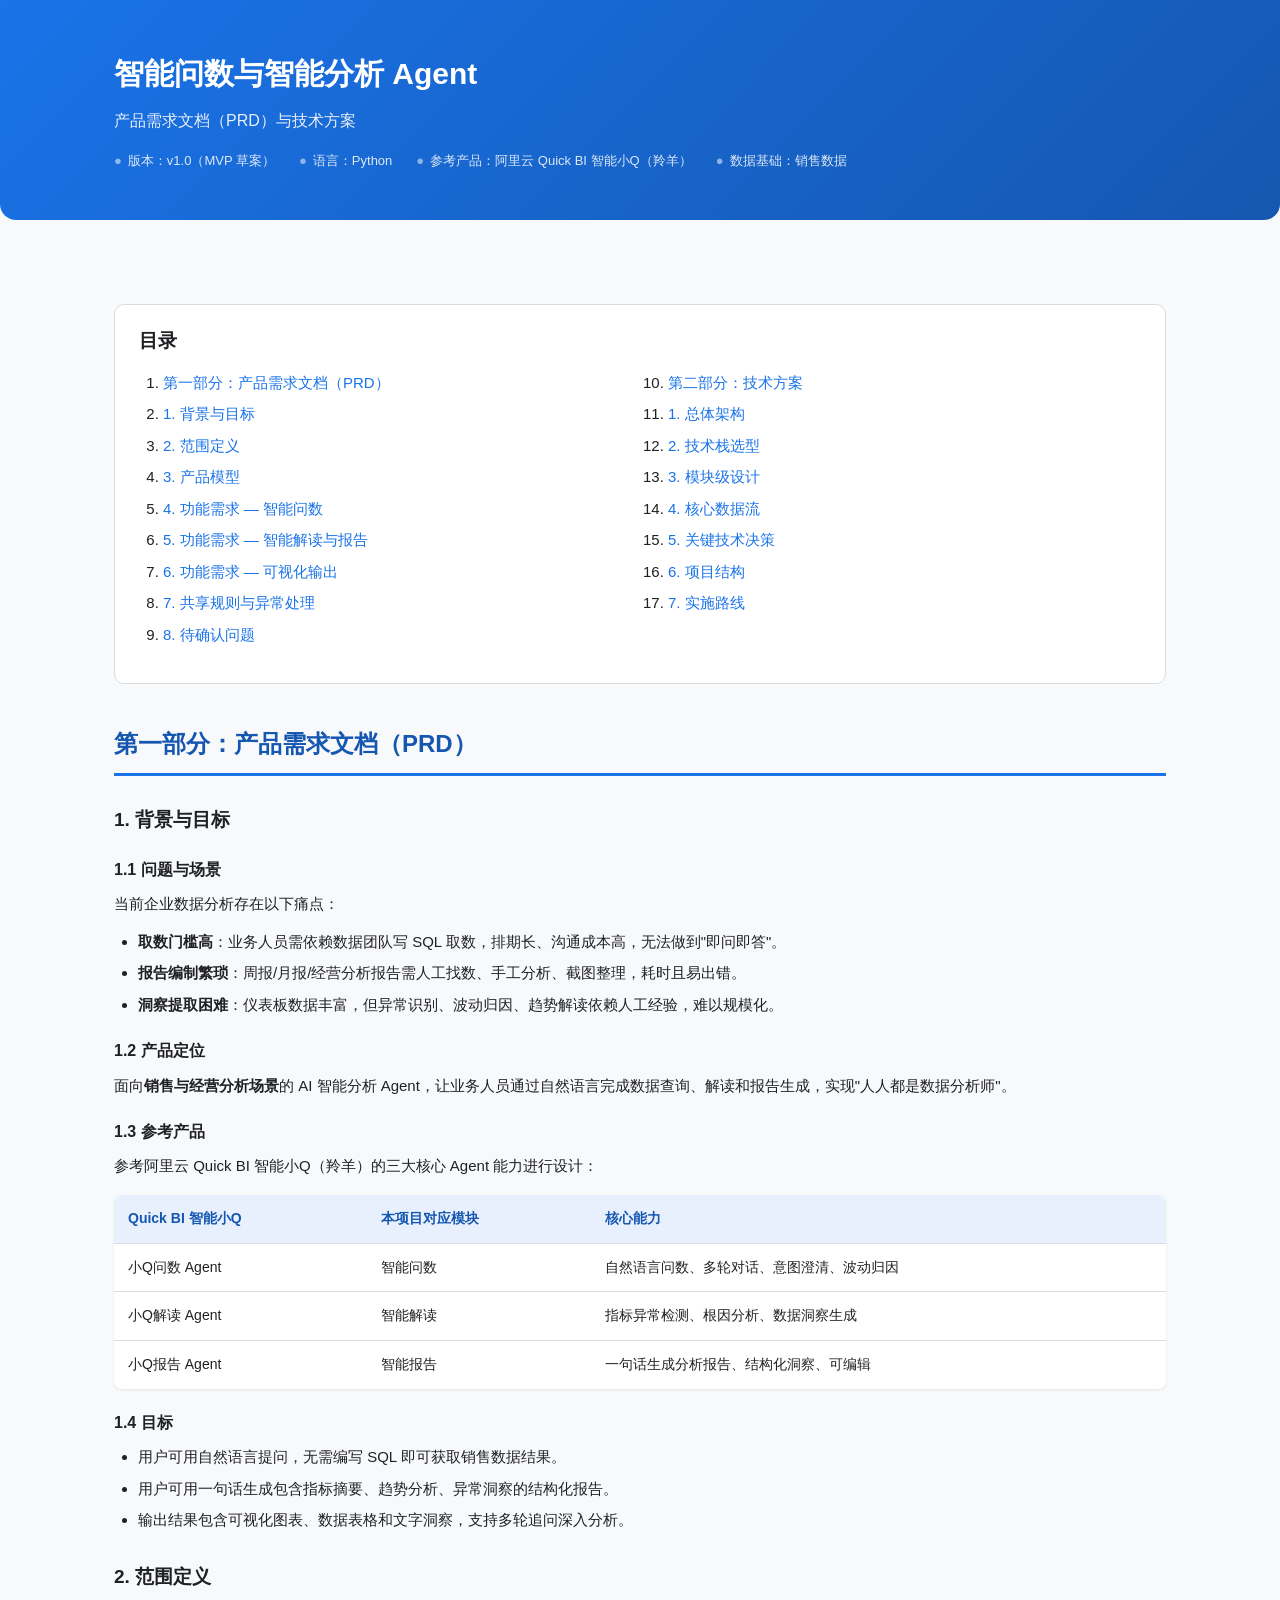
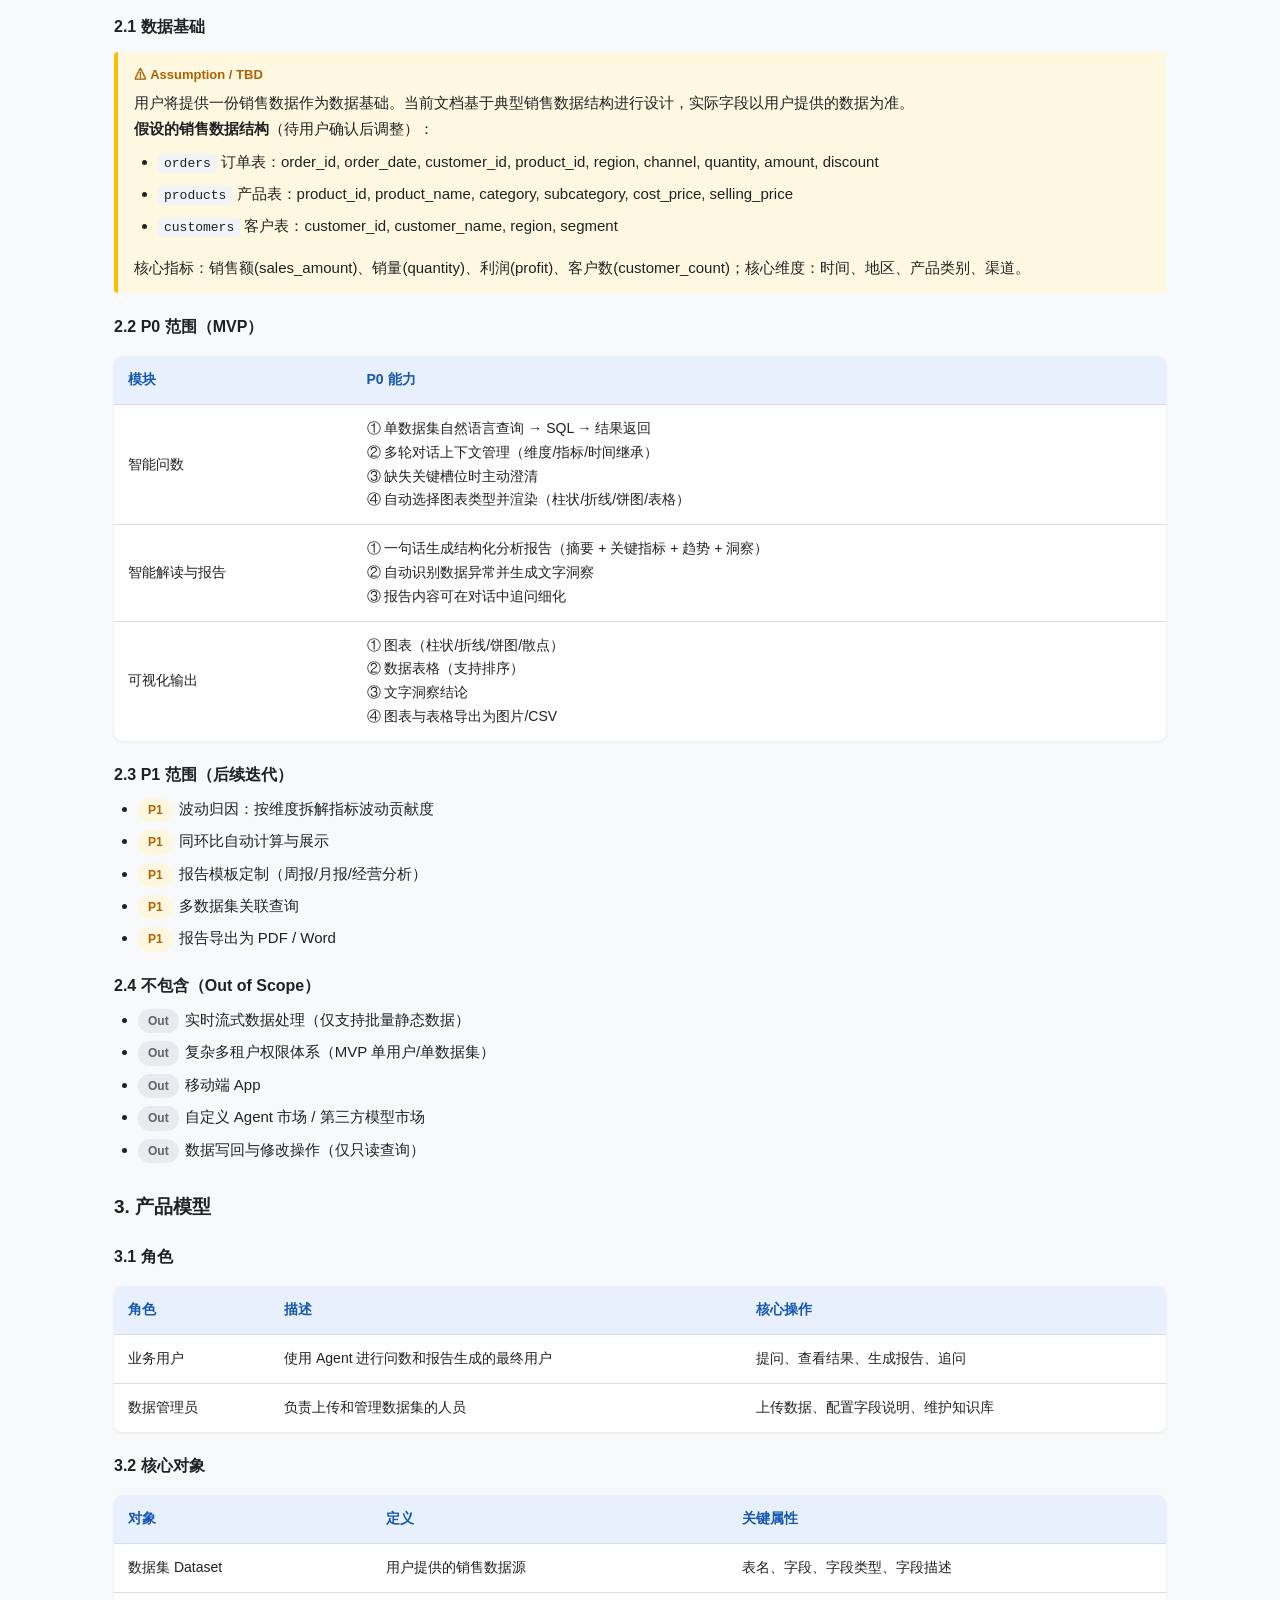
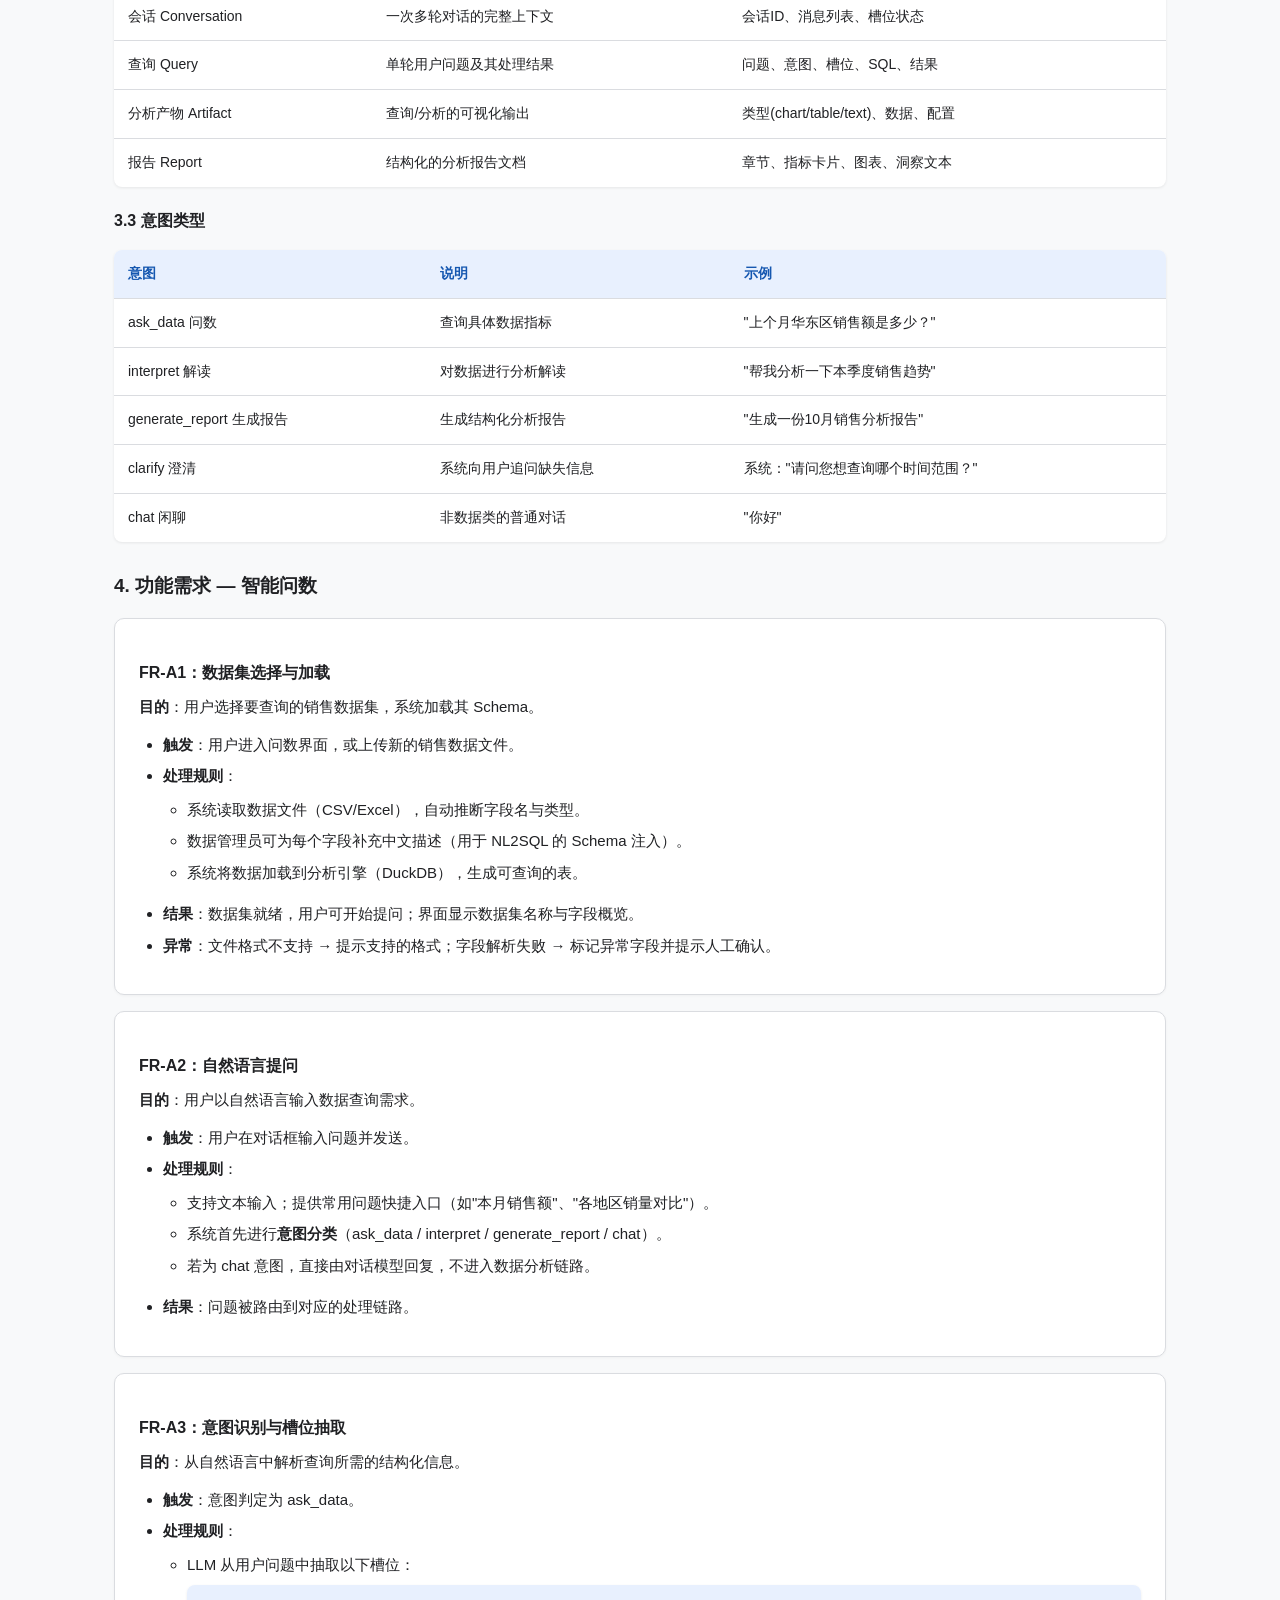
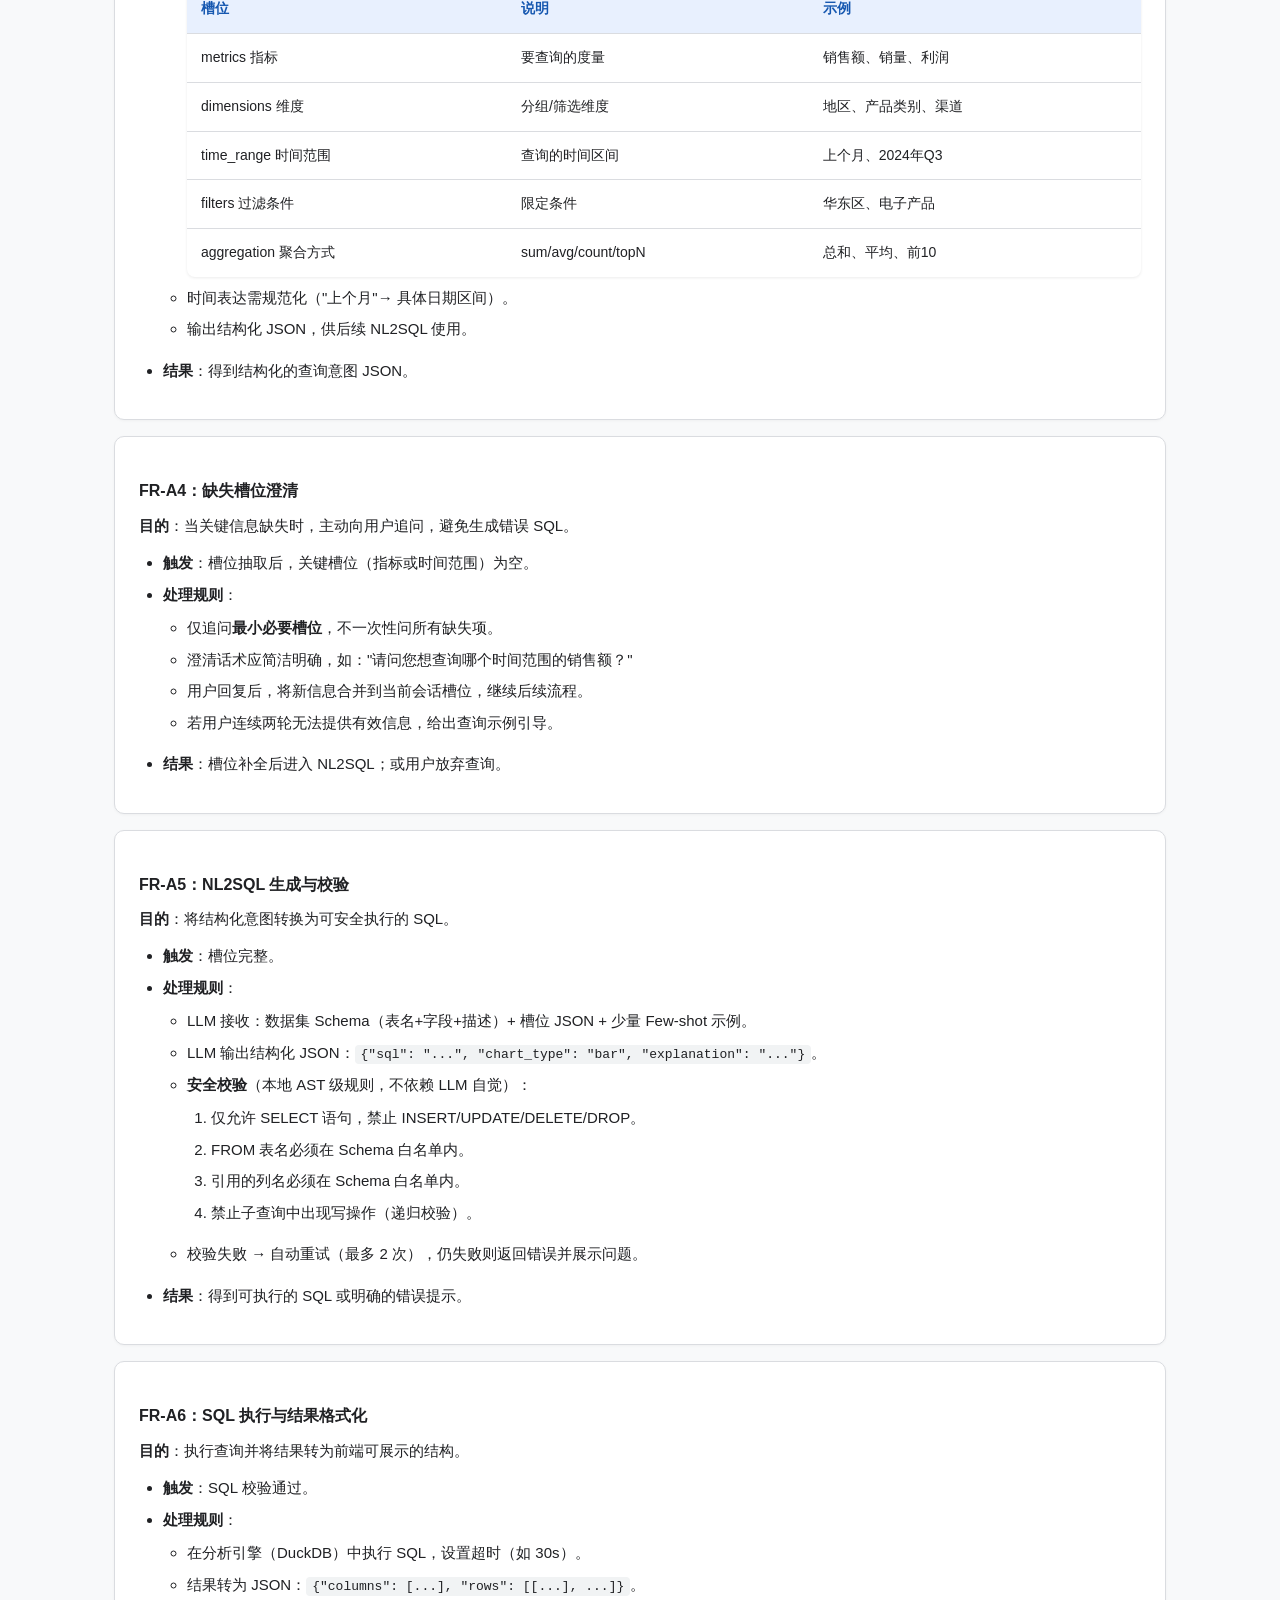
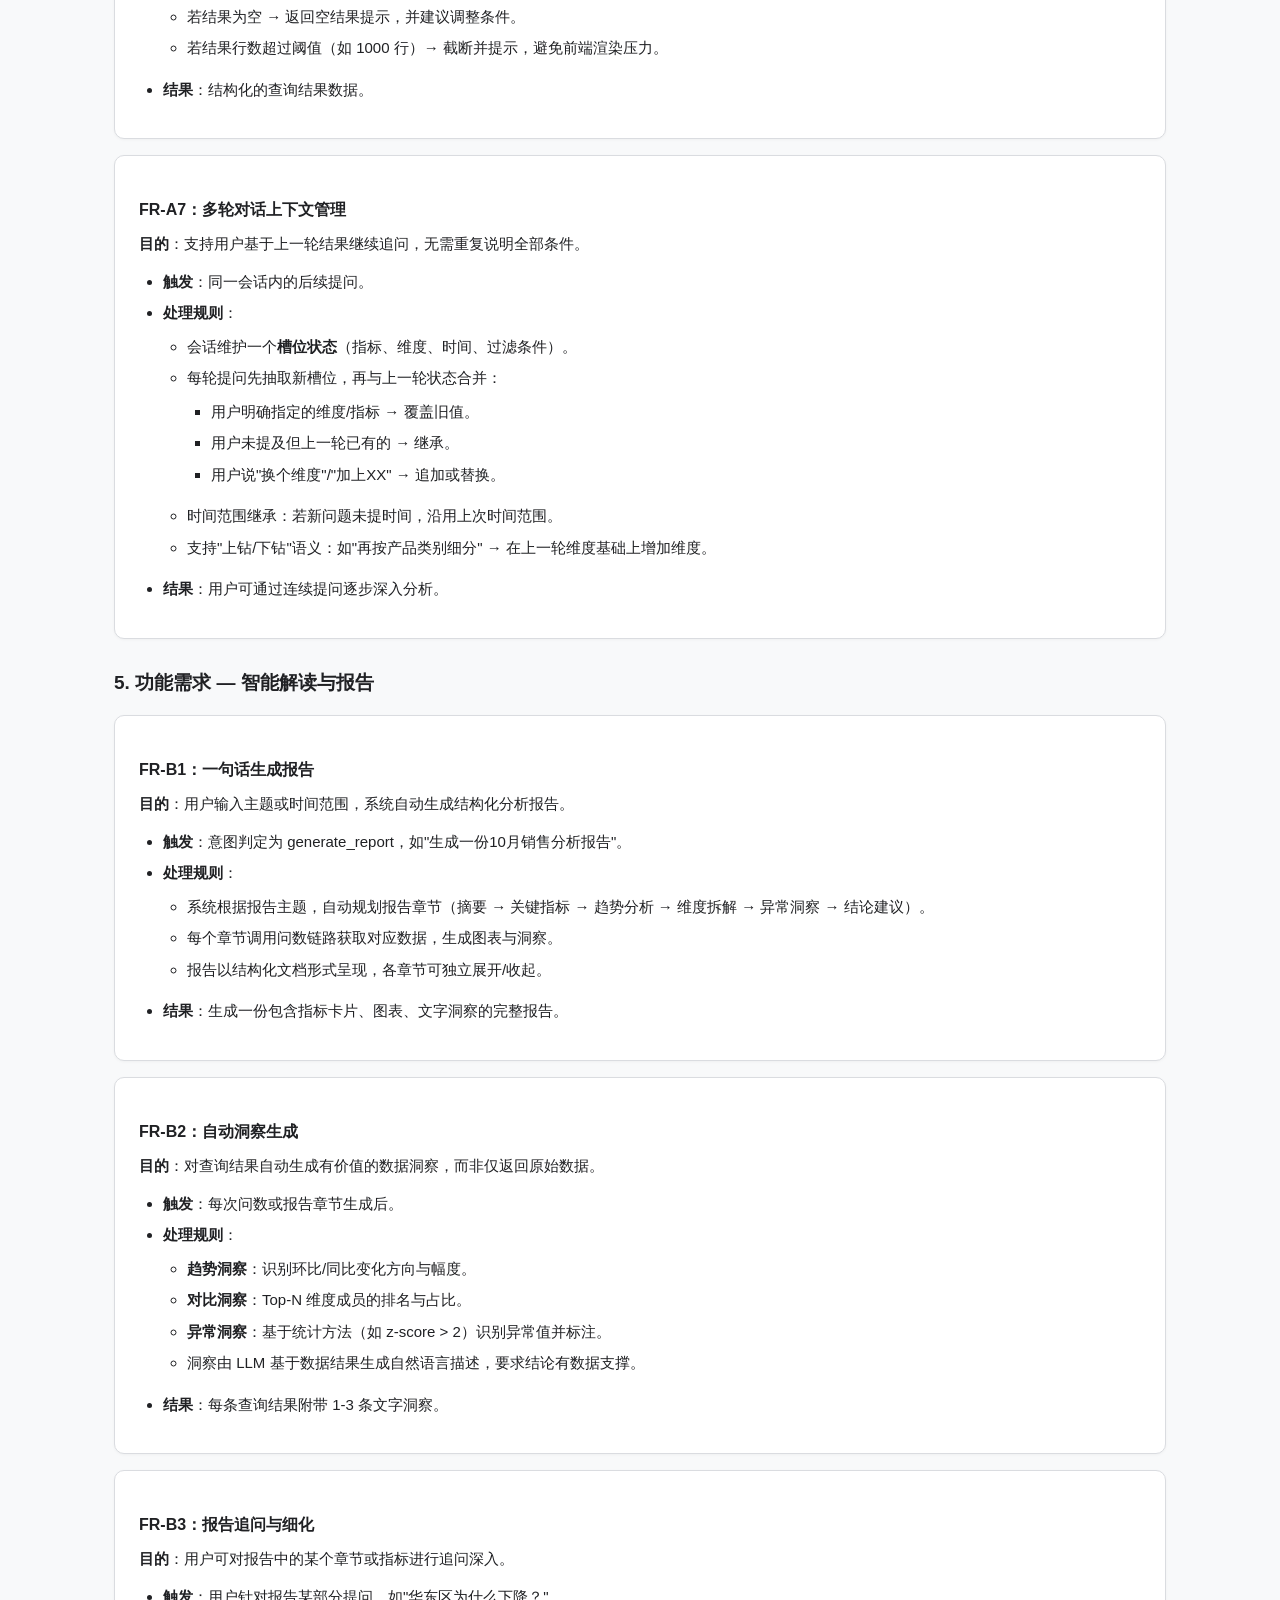
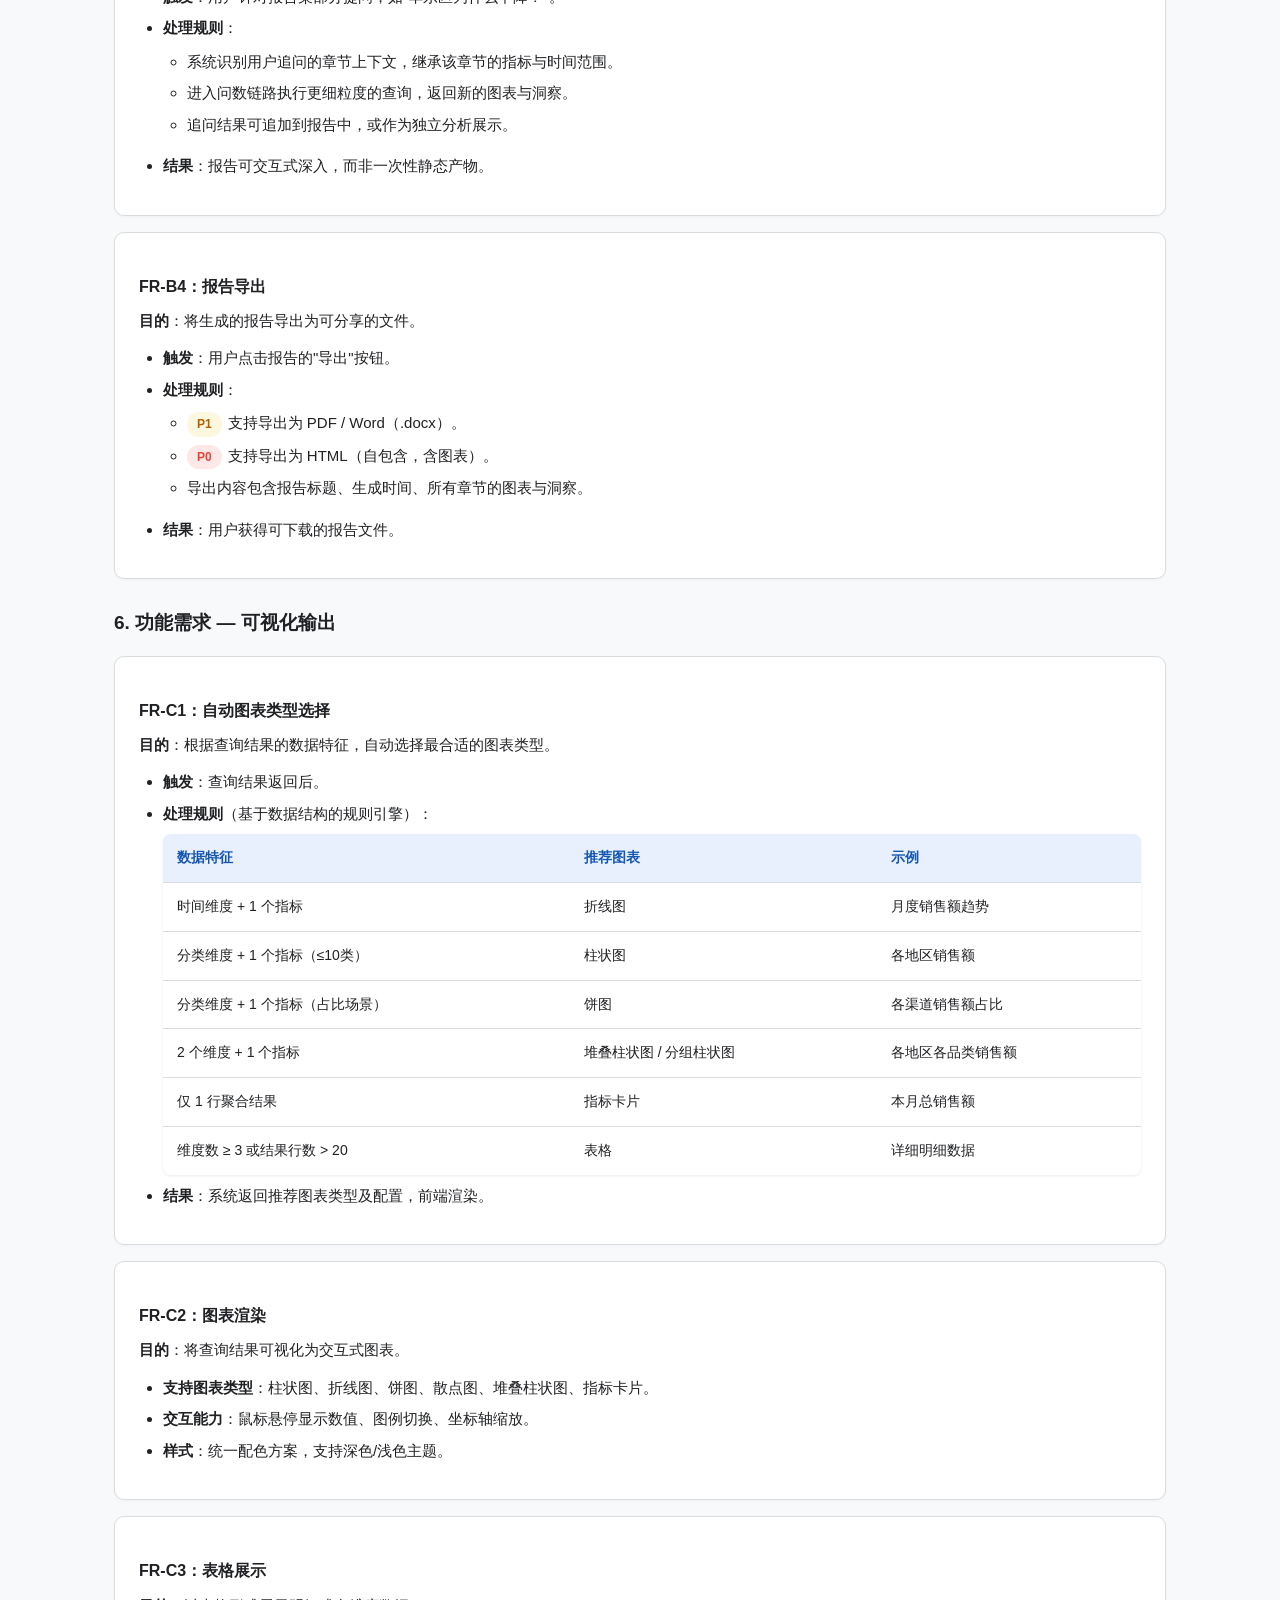
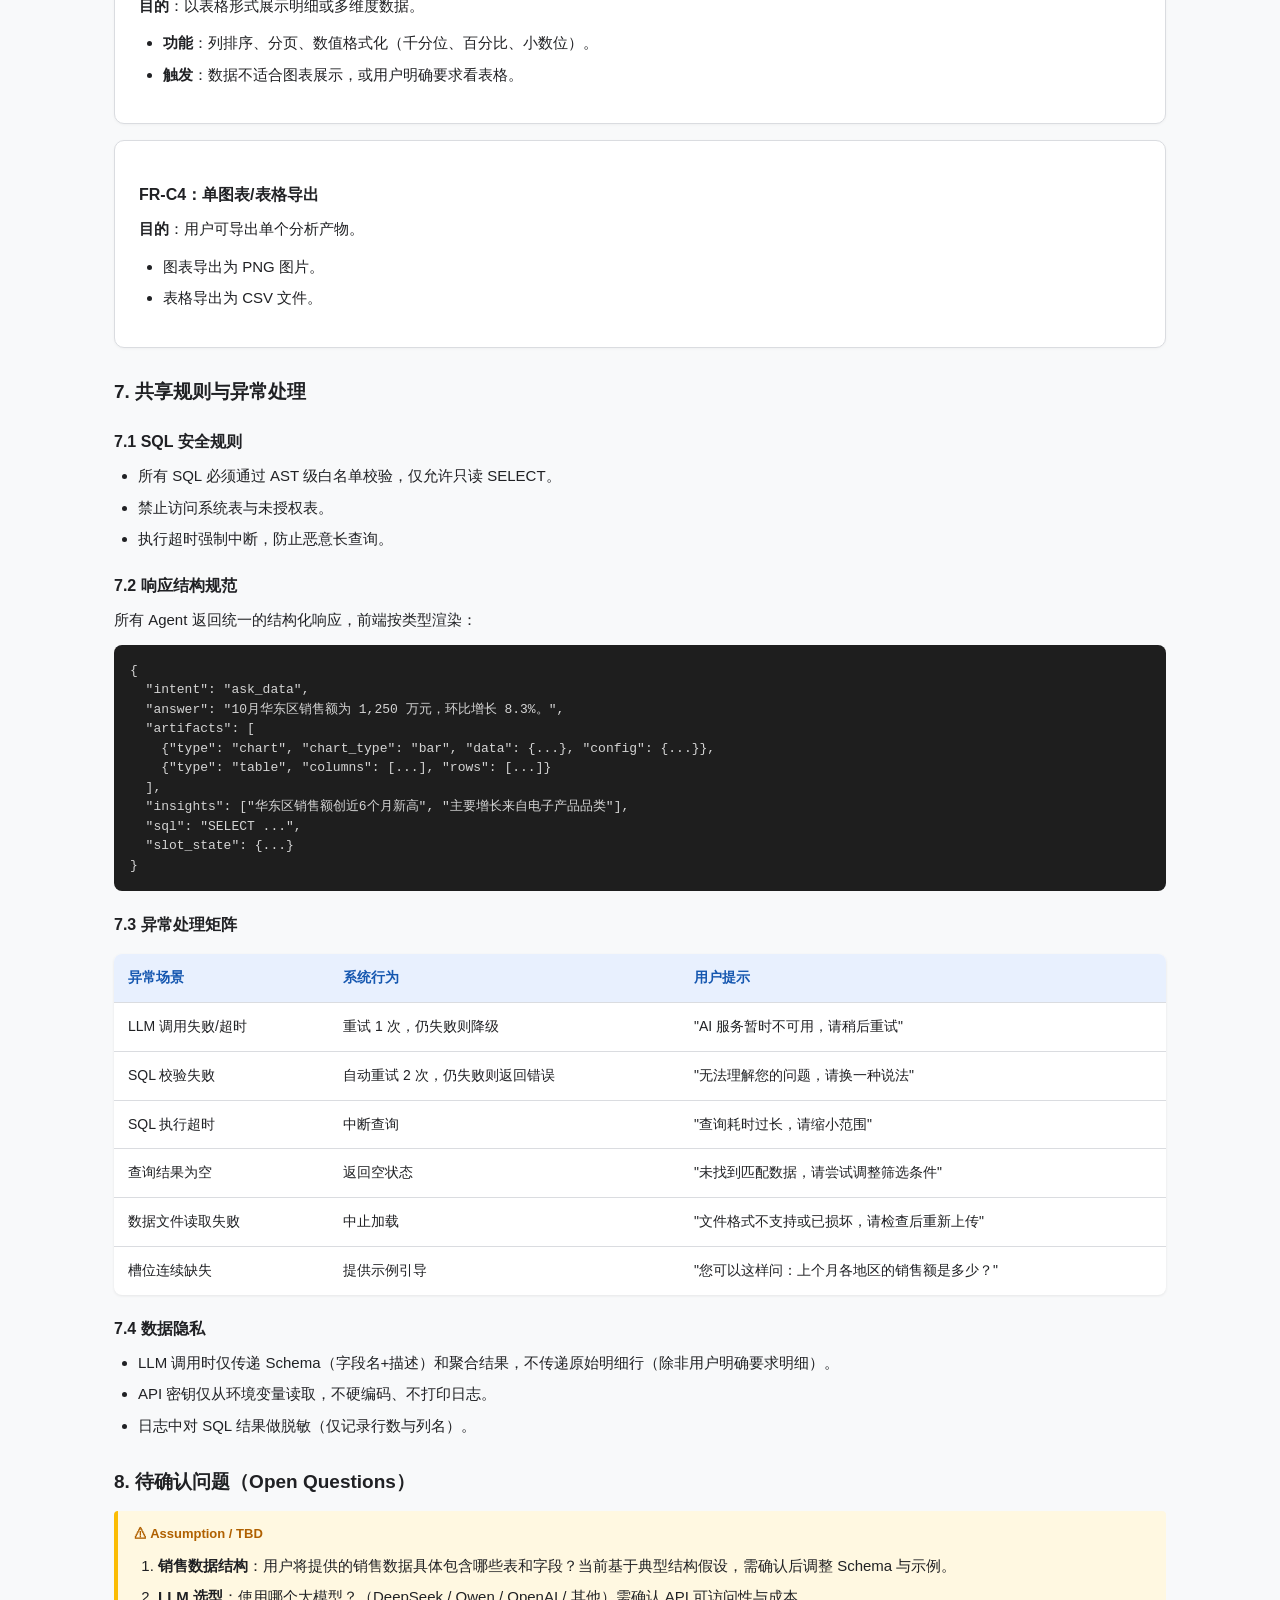
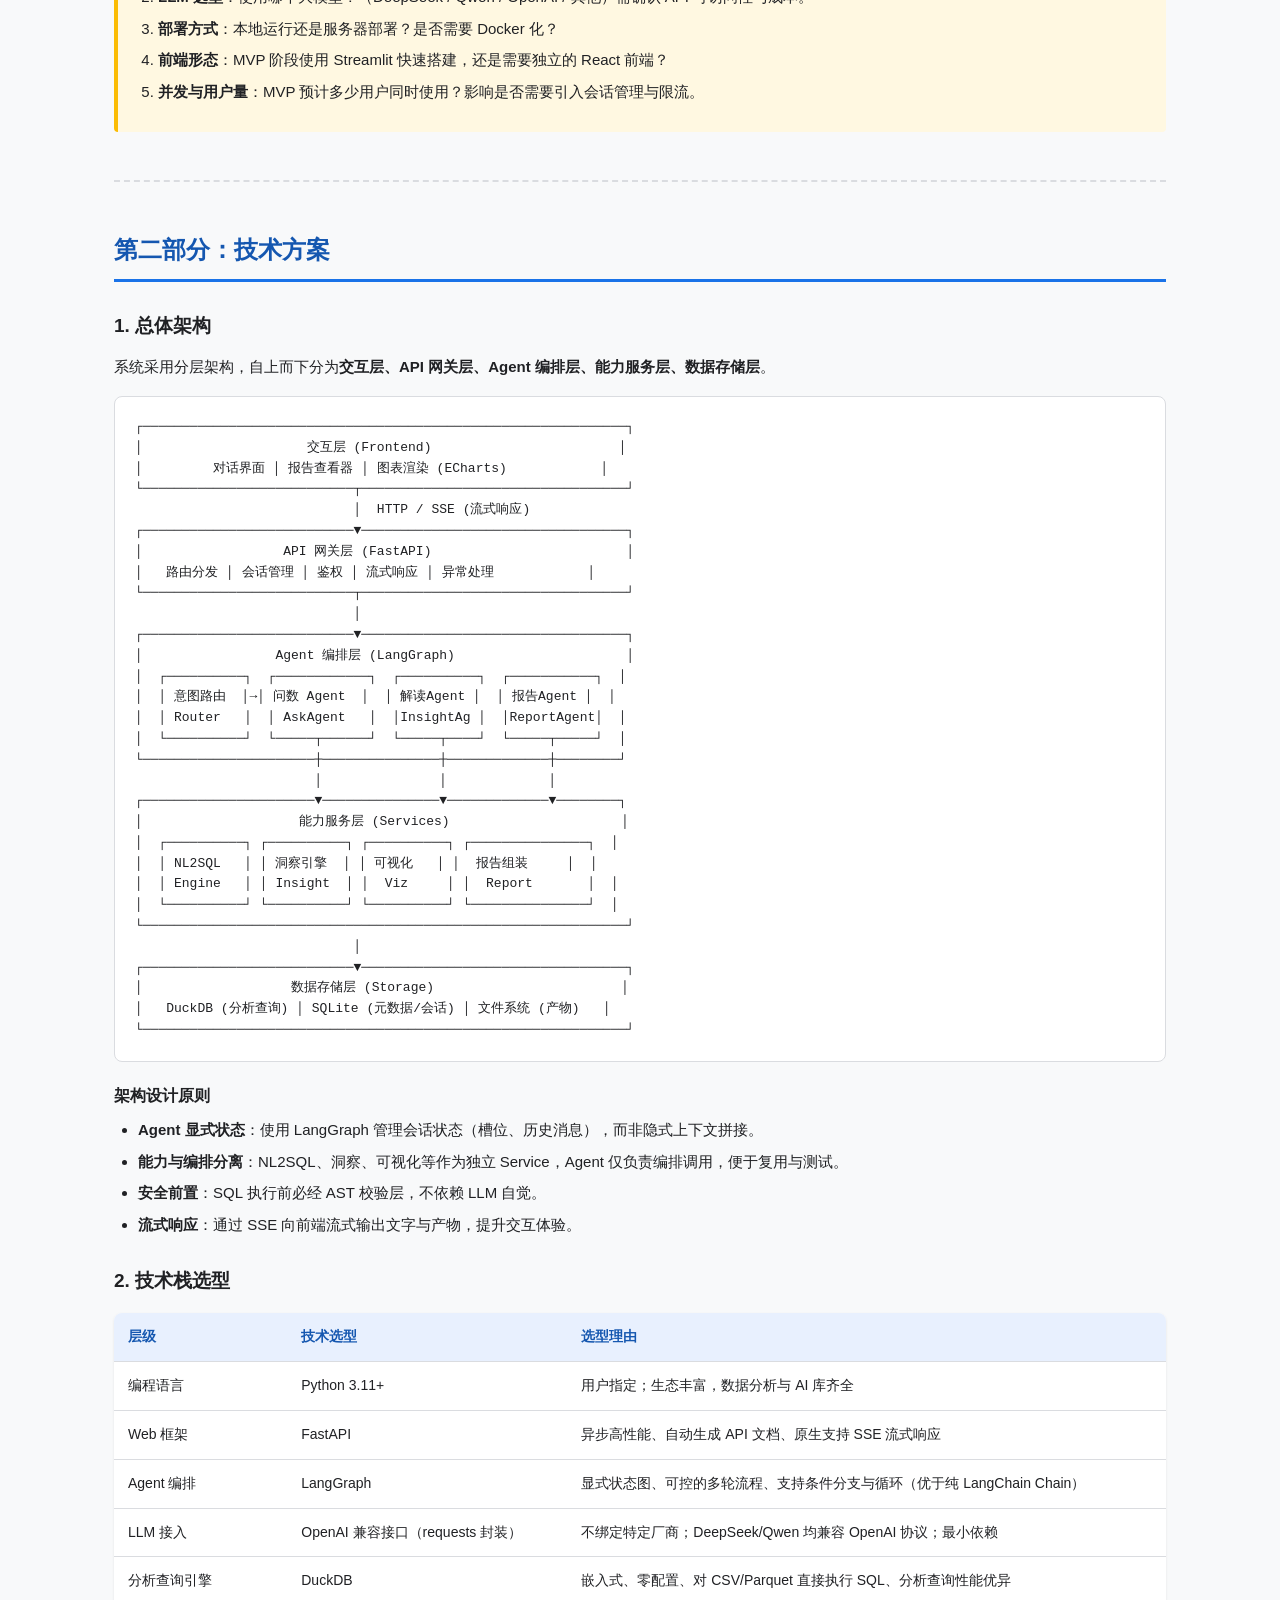
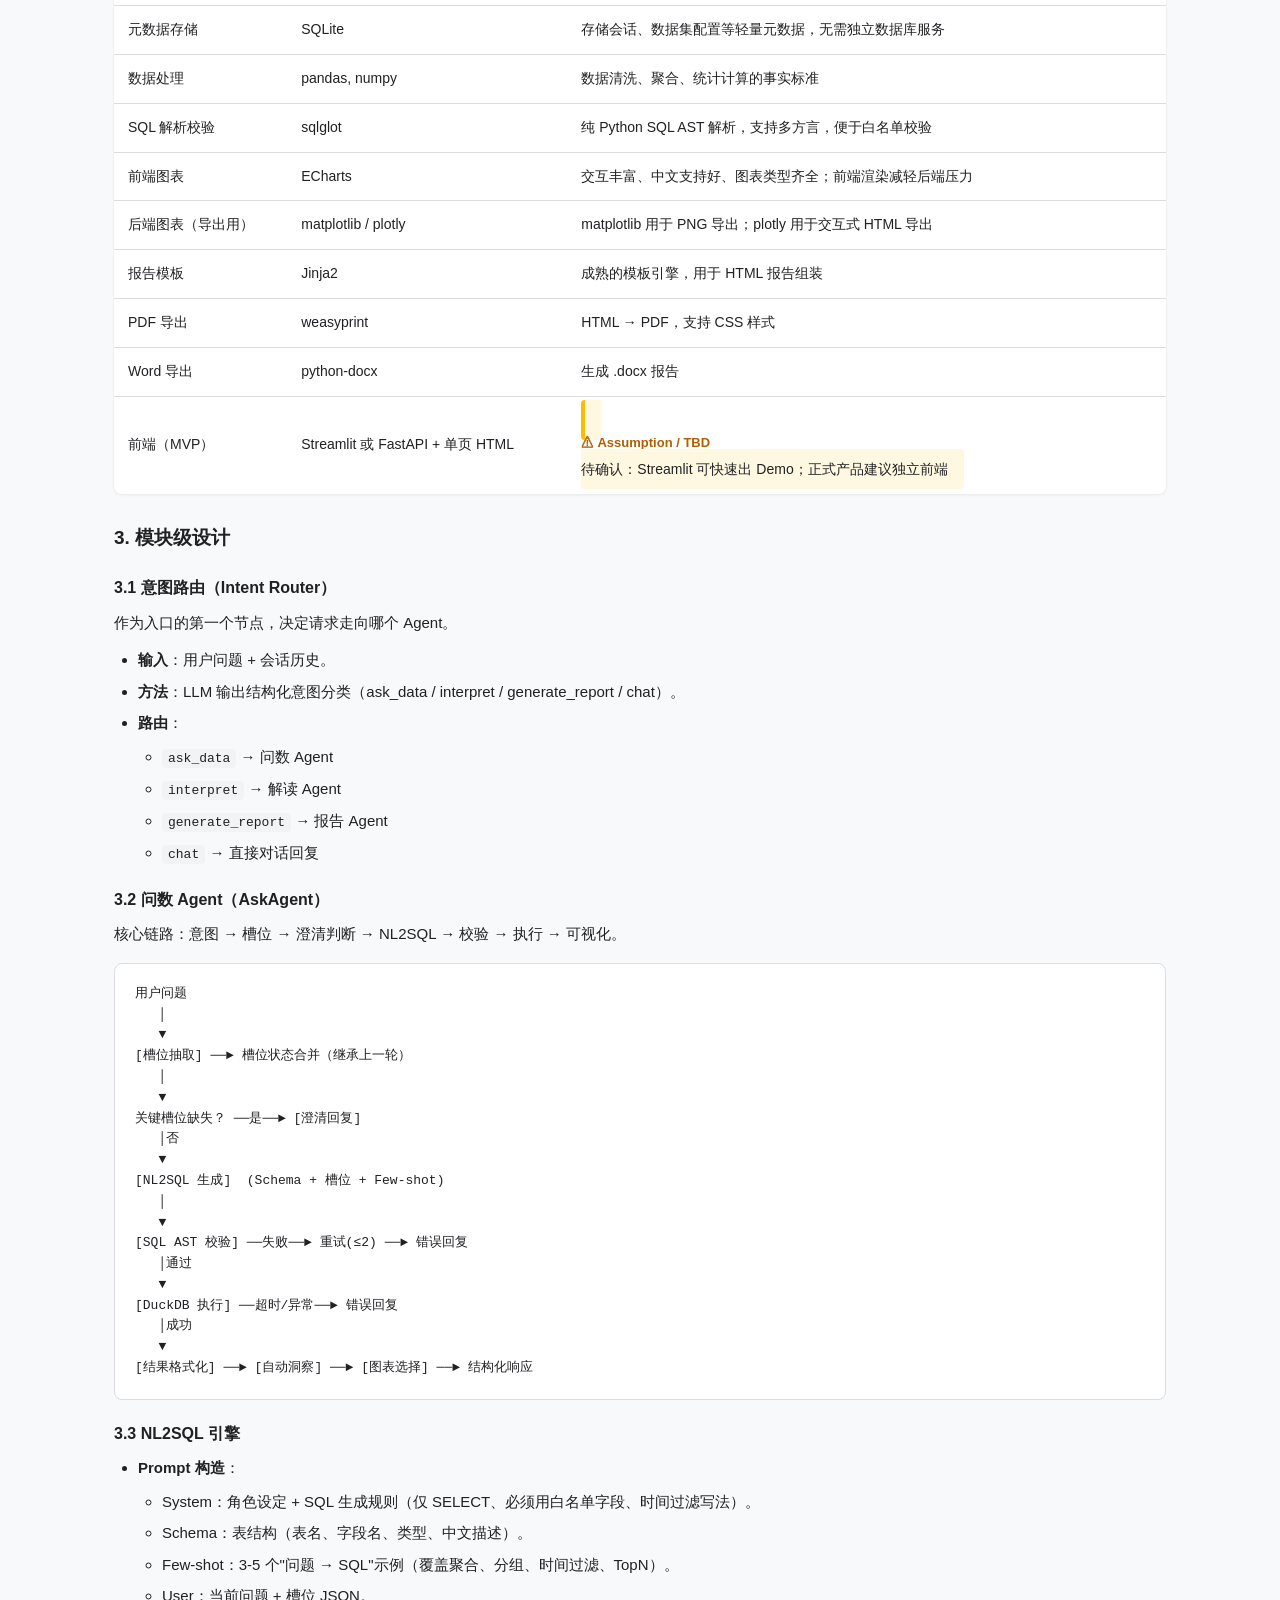
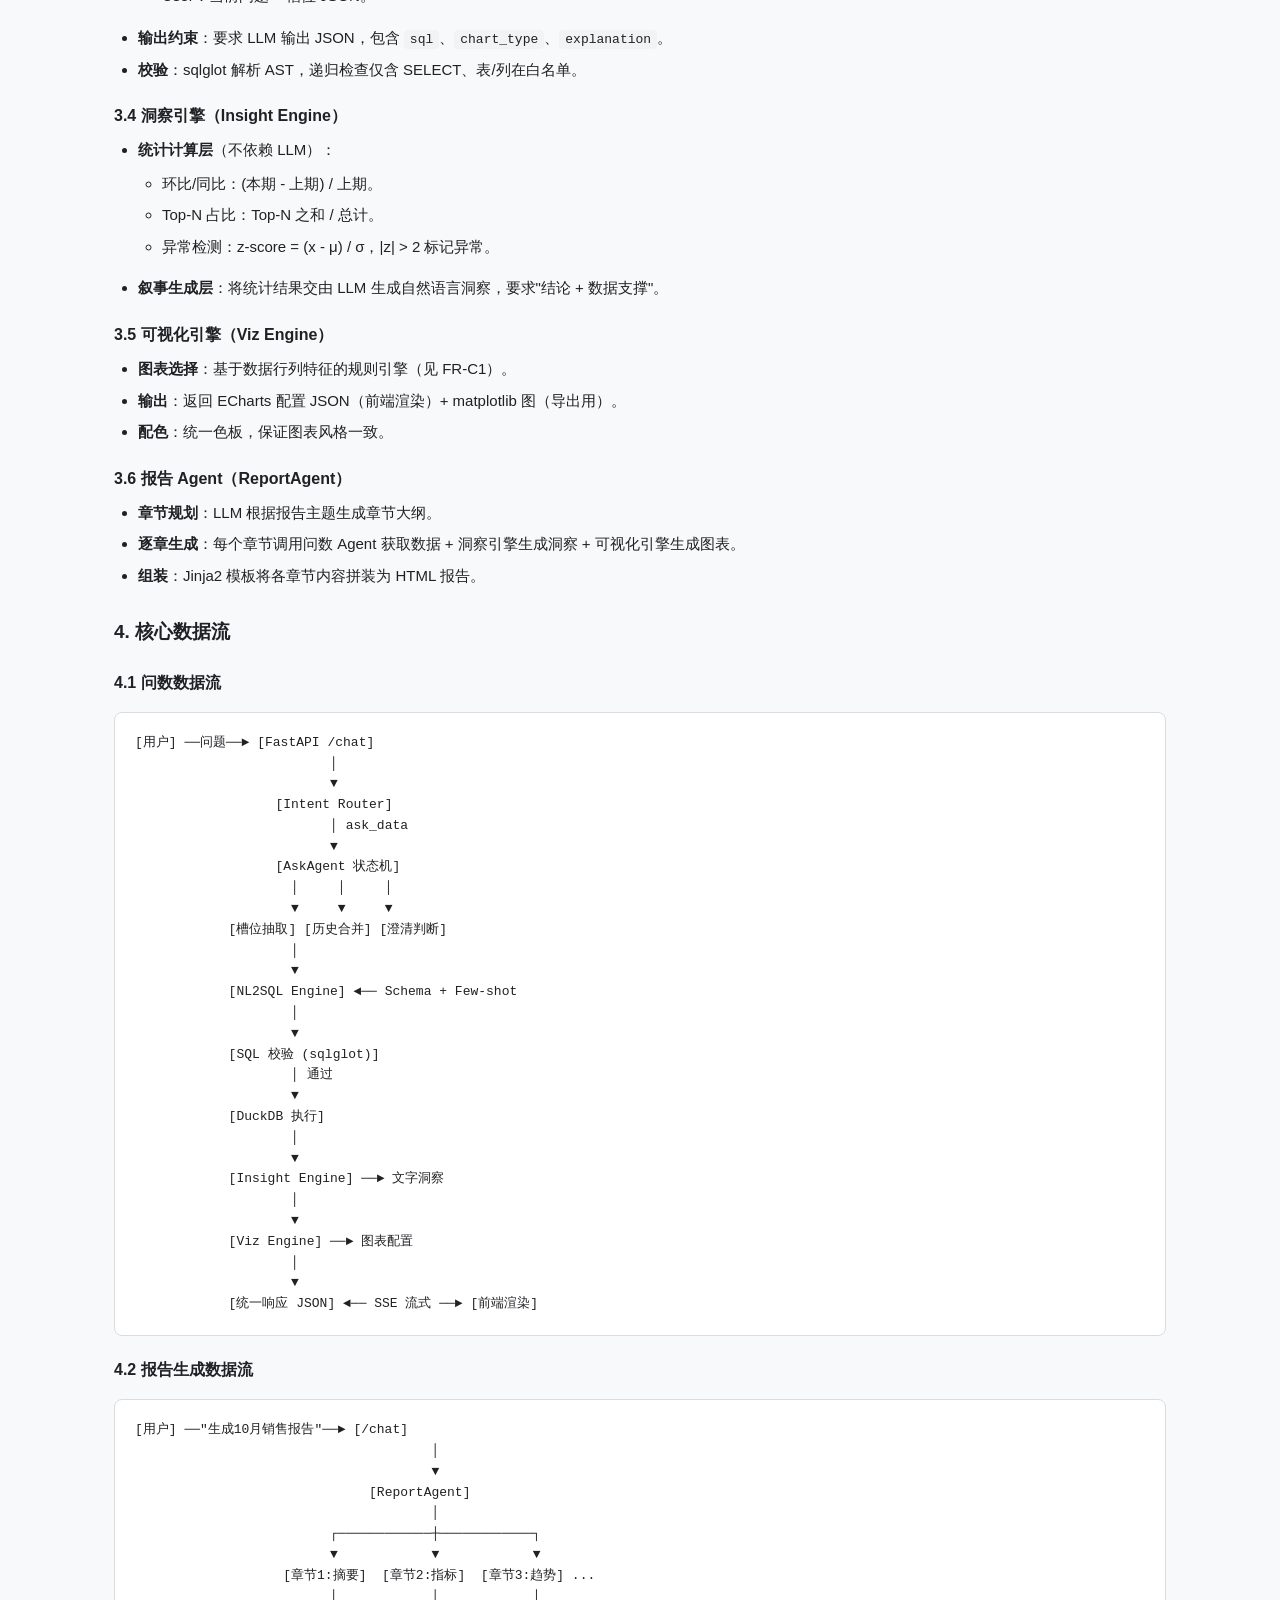
<file: 产品需求文档与技术方案.html>
<!DOCTYPE html>
<html lang="zh-CN">
<head>
<meta charset="UTF-8">
<meta name="viewport" content="width=device-width, initial-scale=1.0">
<title>智能问数与智能分析 Agent — 产品需求文档与技术方案</title>
<style>
  :root{
    --primary:#1a73e8;--primary-dark:#1557b0;--accent:#34a853;
    --bg:#f8f9fa;--card:#ffffff;--text:#202124;--text-light:#5f6368;
    --border:#dadce0;--code-bg:#f1f3f4;--warn:#fbbc04;--danger:#ea4335;
  }
  *{box-sizing:border-box;margin:0;padding:0}
  body{font-family:-apple-system,BlinkMacSystemFont,"Segoe UI","PingFang SC","Microsoft YaHei",sans-serif;background:var(--bg);color:var(--text);line-height:1.7;font-size:15px}
  .container{max-width:1100px;margin:0 auto;padding:32px 24px}
  header{background:linear-gradient(135deg,#1a73e8 0%,#1557b0 100%);color:#fff;padding:48px 0;margin-bottom:32px;border-radius:0 0 16px 16px}
  header .container{padding:0 24px}
  header h1{font-size:30px;font-weight:700;margin-bottom:8px}
  header .subtitle{font-size:16px;opacity:.9;margin-bottom:16px}
  header .meta{display:flex;gap:24px;flex-wrap:wrap;font-size:13px;opacity:.85}
  header .meta span::before{content:"●";margin-right:6px;opacity:.6}
  h2{font-size:24px;font-weight:700;color:var(--primary-dark);margin:40px 0 16px;padding-bottom:8px;border-bottom:3px solid var(--primary)}
  h3{font-size:19px;font-weight:600;color:var(--text);margin:28px 0 12px}
  h4{font-size:16px;font-weight:600;color:var(--text);margin:20px 0 8px}
  p{margin-bottom:12px}
  ul,ol{margin:8px 0 16px 24px}
  li{margin-bottom:6px}
  table{width:100%;border-collapse:collapse;margin:16px 0;background:var(--card);border-radius:8px;overflow:hidden;box-shadow:0 1px 3px rgba(0,0,0,.08)}
  th,td{padding:12px 14px;text-align:left;border-bottom:1px solid var(--border);font-size:14px}
  th{background:#e8f0fe;color:var(--primary-dark);font-weight:600}
  tr:last-child td{border-bottom:none}
  tr:hover td{background:#f8faff}
  code{background:var(--code-bg);padding:2px 6px;border-radius:4px;font-size:13px;font-family:"SF Mono","Monaco",monospace}
  pre{background:#1e1e1e;color:#d4d4d4;padding:16px;border-radius:8px;overflow-x:auto;margin:12px 0;font-size:13px;line-height:1.5}
  pre code{background:none;padding:0;color:inherit}
  .card{background:var(--card);border:1px solid var(--border);border-radius:10px;padding:20px 24px;margin:16px 0;box-shadow:0 1px 3px rgba(0,0,0,.04)}
  .tag{display:inline-block;padding:2px 10px;border-radius:12px;font-size:12px;font-weight:600;margin-right:6px}
  .tag-p0{background:#fce8e6;color:var(--danger)}
  .tag-p1{background:#fef7e0;color:#b06000}
  .tag-out{background:#e8eaed;color:#5f6368}
  .tag-assume{background:#e6f4ea;color:var(--accent)}
  .tag-info{background:#e8f0fe;color:var(--primary)}
  .assumption{background:#fff8e1;border-left:4px solid var(--warn);padding:12px 16px;margin:12px 0;border-radius:4px}
  .assumption::before{content:"⚠ Assumption / TBD";font-weight:700;color:#b06000;display:block;margin-bottom:4px;font-size:13px}
  .note{background:#e6f4ea;border-left:4px solid var(--accent);padding:12px 16px;margin:12px 0;border-radius:4px}
  .toc{background:var(--card);border:1px solid var(--border);border-radius:10px;padding:20px 24px;margin:20px 0}
  .toc h3{margin-top:0}
  .toc ol{columns:2;column-gap:32px}
  .toc a{color:var(--primary);text-decoration:none}
  .toc a:hover{text-decoration:underline}
  .flow-diagram{background:#fff;border:1px solid var(--border);border-radius:8px;padding:20px;margin:16px 0;font-family:"SF Mono",monospace;font-size:13px;white-space:pre;overflow-x:auto;line-height:1.6}
  .section-divider{border:none;border-top:2px dashed var(--border);margin:48px 0}
  .grid-2{display:grid;grid-template-columns:1fr 1fr;gap:16px}
  @media(max-width:768px){.grid-2{grid-template-columns:1fr}.toc ol{columns:1}}
  .fr-id{font-weight:700;color:var(--primary)}
</style>
</head>
<body>

<header>
  <div class="container">
    <h1>智能问数与智能分析 Agent</h1>
    <div class="subtitle">产品需求文档（PRD）与技术方案</div>
    <div class="meta">
      <span>版本：v1.0（MVP 草案）</span>
      <span>语言：Python</span>
      <span>参考产品：阿里云 Quick BI 智能小Q（羚羊）</span>
      <span>数据基础：销售数据</span>
    </div>
  </div>
</header>

<div class="container">

<!-- ============== 目录 ============== -->
<div class="toc">
  <h3>目录</h3>
  <ol>
    <li><a href="#part1">第一部分：产品需求文档（PRD）</a></li>
    <li><a href="#bg">1. 背景与目标</a></li>
    <li><a href="#scope">2. 范围定义</a></li>
    <li><a href="#model">3. 产品模型</a></li>
    <li><a href="#fr-ask">4. 功能需求 — 智能问数</a></li>
    <li><a href="#fr-report">5. 功能需求 — 智能解读与报告</a></li>
    <li><a href="#fr-viz">6. 功能需求 — 可视化输出</a></li>
    <li><a href="#shared">7. 共享规则与异常处理</a></li>
    <li><a href="#open">8. 待确认问题</a></li>
    <li><a href="#part2">第二部分：技术方案</a></li>
    <li><a href="#arch">1. 总体架构</a></li>
    <li><a href="#stack">2. 技术栈选型</a></li>
    <li><a href="#design">3. 模块级设计</a></li>
    <li><a href="#flow">4. 核心数据流</a></li>
    <li><a href="#decisions">5. 关键技术决策</a></li>
    <li><a href="#structure">6. 项目结构</a></li>
    <li><a href="#roadmap">7. 实施路线</a></li>
  </ol>
</div>

<!-- ============== 第一部分 PRD ============== -->
<h2 id="part1">第一部分：产品需求文档（PRD）</h2>

<!-- 1. 背景与目标 -->
<h3 id="bg">1. 背景与目标</h3>

<h4>1.1 问题与场景</h4>
<p>当前企业数据分析存在以下痛点：</p>
<ul>
  <li><strong>取数门槛高</strong>：业务人员需依赖数据团队写 SQL 取数，排期长、沟通成本高，无法做到"即问即答"。</li>
  <li><strong>报告编制繁琐</strong>：周报/月报/经营分析报告需人工找数、手工分析、截图整理，耗时且易出错。</li>
  <li><strong>洞察提取困难</strong>：仪表板数据丰富，但异常识别、波动归因、趋势解读依赖人工经验，难以规模化。</li>
</ul>

<h4>1.2 产品定位</h4>
<p>面向<strong>销售与经营分析场景</strong>的 AI 智能分析 Agent，让业务人员通过自然语言完成数据查询、解读和报告生成，实现"人人都是数据分析师"。</p>

<h4>1.3 参考产品</h4>
<p>参考阿里云 Quick BI 智能小Q（羚羊）的三大核心 Agent 能力进行设计：</p>
<table>
  <tr><th>Quick BI 智能小Q</th><th>本项目对应模块</th><th>核心能力</th></tr>
  <tr><td>小Q问数 Agent</td><td>智能问数</td><td>自然语言问数、多轮对话、意图澄清、波动归因</td></tr>
  <tr><td>小Q解读 Agent</td><td>智能解读</td><td>指标异常检测、根因分析、数据洞察生成</td></tr>
  <tr><td>小Q报告 Agent</td><td>智能报告</td><td>一句话生成分析报告、结构化洞察、可编辑</td></tr>
</table>

<h4>1.4 目标</h4>
<ul>
  <li>用户可用自然语言提问，无需编写 SQL 即可获取销售数据结果。</li>
  <li>用户可用一句话生成包含指标摘要、趋势分析、异常洞察的结构化报告。</li>
  <li>输出结果包含可视化图表、数据表格和文字洞察，支持多轮追问深入分析。</li>
</ul>

<!-- 2. 范围 -->
<h3 id="scope">2. 范围定义</h3>

<h4>2.1 数据基础</h4>
<div class="assumption">
  用户将提供一份销售数据作为数据基础。当前文档基于典型销售数据结构进行设计，实际字段以用户提供的数据为准。<br>
  <strong>假设的销售数据结构</strong>（待用户确认后调整）：
  <ul style="margin-top:8px">
    <li><code>orders</code> 订单表：order_id, order_date, customer_id, product_id, region, channel, quantity, amount, discount</li>
    <li><code>products</code> 产品表：product_id, product_name, category, subcategory, cost_price, selling_price</li>
    <li><code>customers</code> 客户表：customer_id, customer_name, region, segment</li>
  </ul>
  核心指标：销售额(sales_amount)、销量(quantity)、利润(profit)、客户数(customer_count)；核心维度：时间、地区、产品类别、渠道。
</div>

<h4>2.2 P0 范围（MVP）</h4>
<table>
  <tr><th>模块</th><th>P0 能力</th></tr>
  <tr>
    <td>智能问数</td>
    <td>
      ① 单数据集自然语言查询 → SQL → 结果返回<br>
      ② 多轮对话上下文管理（维度/指标/时间继承）<br>
      ③ 缺失关键槽位时主动澄清<br>
      ④ 自动选择图表类型并渲染（柱状/折线/饼图/表格）
    </td>
  </tr>
  <tr>
    <td>智能解读与报告</td>
    <td>
      ① 一句话生成结构化分析报告（摘要 + 关键指标 + 趋势 + 洞察）<br>
      ② 自动识别数据异常并生成文字洞察<br>
      ③ 报告内容可在对话中追问细化
    </td>
  </tr>
  <tr>
    <td>可视化输出</td>
    <td>
      ① 图表（柱状/折线/饼图/散点）<br>
      ② 数据表格（支持排序）<br>
      ③ 文字洞察结论<br>
      ④ 图表与表格导出为图片/CSV
    </td>
  </tr>
</table>

<h4>2.3 P1 范围（后续迭代）</h4>
<ul>
  <li><span class="tag tag-p1">P1</span>波动归因：按维度拆解指标波动贡献度</li>
  <li><span class="tag tag-p1">P1</span>同环比自动计算与展示</li>
  <li><span class="tag tag-p1">P1</span>报告模板定制（周报/月报/经营分析）</li>
  <li><span class="tag tag-p1">P1</span>多数据集关联查询</li>
  <li><span class="tag tag-p1">P1</span>报告导出为 PDF / Word</li>
</ul>

<h4>2.4 不包含（Out of Scope）</h4>
<ul>
  <li><span class="tag tag-out">Out</span>实时流式数据处理（仅支持批量静态数据）</li>
  <li><span class="tag tag-out">Out</span>复杂多租户权限体系（MVP 单用户/单数据集）</li>
  <li><span class="tag tag-out">Out</span>移动端 App</li>
  <li><span class="tag tag-out">Out</span>自定义 Agent 市场 / 第三方模型市场</li>
  <li><span class="tag tag-out">Out</span>数据写回与修改操作（仅只读查询）</li>
</ul>

<!-- 3. 产品模型 -->
<h3 id="model">3. 产品模型</h3>

<h4>3.1 角色</h4>
<table>
  <tr><th>角色</th><th>描述</th><th>核心操作</th></tr>
  <tr><td>业务用户</td><td>使用 Agent 进行问数和报告生成的最终用户</td><td>提问、查看结果、生成报告、追问</td></tr>
  <tr><td>数据管理员</td><td>负责上传和管理数据集的人员</td><td>上传数据、配置字段说明、维护知识库</td></tr>
</table>

<h4>3.2 核心对象</h4>
<table>
  <tr><th>对象</th><th>定义</th><th>关键属性</th></tr>
  <tr><td>数据集 Dataset</td><td>用户提供的销售数据源</td><td>表名、字段、字段类型、字段描述</td></tr>
  <tr><td>会话 Conversation</td><td>一次多轮对话的完整上下文</td><td>会话ID、消息列表、槽位状态</td></tr>
  <tr><td>查询 Query</td><td>单轮用户问题及其处理结果</td><td>问题、意图、槽位、SQL、结果</td></tr>
  <tr><td>分析产物 Artifact</td><td>查询/分析的可视化输出</td><td>类型(chart/table/text)、数据、配置</td></tr>
  <tr><td>报告 Report</td><td>结构化的分析报告文档</td><td>章节、指标卡片、图表、洞察文本</td></tr>
</table>

<h4>3.3 意图类型</h4>
<table>
  <tr><th>意图</th><th>说明</th><th>示例</th></tr>
  <tr><td>ask_data 问数</td><td>查询具体数据指标</td><td>"上个月华东区销售额是多少？"</td></tr>
  <tr><td>interpret 解读</td><td>对数据进行分析解读</td><td>"帮我分析一下本季度销售趋势"</td></tr>
  <tr><td>generate_report 生成报告</td><td>生成结构化分析报告</td><td>"生成一份10月销售分析报告"</td></tr>
  <tr><td>clarify 澄清</td><td>系统向用户追问缺失信息</td><td>系统："请问您想查询哪个时间范围？"</td></tr>
  <tr><td>chat 闲聊</td><td>非数据类的普通对话</td><td>"你好"</td></tr>
</table>

<!-- 4. 功能需求 - 智能问数 -->
<h3 id="fr-ask">4. 功能需求 — 智能问数</h3>

<div class="card">
<h4>FR-A1：数据集选择与加载</h4>
<p><strong>目的</strong>：用户选择要查询的销售数据集，系统加载其 Schema。</p>
<ul>
  <li><strong>触发</strong>：用户进入问数界面，或上传新的销售数据文件。</li>
  <li><strong>处理规则</strong>：
    <ul>
      <li>系统读取数据文件（CSV/Excel），自动推断字段名与类型。</li>
      <li>数据管理员可为每个字段补充中文描述（用于 NL2SQL 的 Schema 注入）。</li>
      <li>系统将数据加载到分析引擎（DuckDB），生成可查询的表。</li>
    </ul>
  </li>
  <li><strong>结果</strong>：数据集就绪，用户可开始提问；界面显示数据集名称与字段概览。</li>
  <li><strong>异常</strong>：文件格式不支持 → 提示支持的格式；字段解析失败 → 标记异常字段并提示人工确认。</li>
</ul>
</div>

<div class="card">
<h4>FR-A2：自然语言提问</h4>
<p><strong>目的</strong>：用户以自然语言输入数据查询需求。</p>
<ul>
  <li><strong>触发</strong>：用户在对话框输入问题并发送。</li>
  <li><strong>处理规则</strong>：
    <ul>
      <li>支持文本输入；提供常用问题快捷入口（如"本月销售额"、"各地区销量对比"）。</li>
      <li>系统首先进行<strong>意图分类</strong>（ask_data / interpret / generate_report / chat）。</li>
      <li>若为 chat 意图，直接由对话模型回复，不进入数据分析链路。</li>
    </ul>
  </li>
  <li><strong>结果</strong>：问题被路由到对应的处理链路。</li>
</ul>
</div>

<div class="card">
<h4>FR-A3：意图识别与槽位抽取</h4>
<p><strong>目的</strong>：从自然语言中解析查询所需的结构化信息。</p>
<ul>
  <li><strong>触发</strong>：意图判定为 ask_data。</li>
  <li><strong>处理规则</strong>：
    <ul>
      <li>LLM 从用户问题中抽取以下槽位：
        <table style="margin:8px 0">
          <tr><th>槽位</th><th>说明</th><th>示例</th></tr>
          <tr><td>metrics 指标</td><td>要查询的度量</td><td>销售额、销量、利润</td></tr>
          <tr><td>dimensions 维度</td><td>分组/筛选维度</td><td>地区、产品类别、渠道</td></tr>
          <tr><td>time_range 时间范围</td><td>查询的时间区间</td><td>上个月、2024年Q3</td></tr>
          <tr><td>filters 过滤条件</td><td>限定条件</td><td>华东区、电子产品</td></tr>
          <tr><td>aggregation 聚合方式</td><td>sum/avg/count/topN</td><td>总和、平均、前10</td></tr>
        </table>
      </li>
      <li>时间表达需规范化（"上个月"→ 具体日期区间）。</li>
      <li>输出结构化 JSON，供后续 NL2SQL 使用。</li>
    </ul>
  </li>
  <li><strong>结果</strong>：得到结构化的查询意图 JSON。</li>
</ul>
</div>

<div class="card">
<h4>FR-A4：缺失槽位澄清</h4>
<p><strong>目的</strong>：当关键信息缺失时，主动向用户追问，避免生成错误 SQL。</p>
<ul>
  <li><strong>触发</strong>：槽位抽取后，关键槽位（指标或时间范围）为空。</li>
  <li><strong>处理规则</strong>：
    <ul>
      <li>仅追问<strong>最小必要槽位</strong>，不一次性问所有缺失项。</li>
      <li>澄清话术应简洁明确，如："请问您想查询哪个时间范围的销售额？"</li>
      <li>用户回复后，将新信息合并到当前会话槽位，继续后续流程。</li>
      <li>若用户连续两轮无法提供有效信息，给出查询示例引导。</li>
    </ul>
  </li>
  <li><strong>结果</strong>：槽位补全后进入 NL2SQL；或用户放弃查询。</li>
</ul>
</div>

<div class="card">
<h4>FR-A5：NL2SQL 生成与校验</h4>
<p><strong>目的</strong>：将结构化意图转换为可安全执行的 SQL。</p>
<ul>
  <li><strong>触发</strong>：槽位完整。</li>
  <li><strong>处理规则</strong>：
    <ul>
      <li>LLM 接收：数据集 Schema（表名+字段+描述）+ 槽位 JSON + 少量 Few-shot 示例。</li>
      <li>LLM 输出结构化 JSON：<code>{"sql": "...", "chart_type": "bar", "explanation": "..."}</code>。</li>
      <li><strong>安全校验</strong>（本地 AST 级规则，不依赖 LLM 自觉）：
        <ol>
          <li>仅允许 SELECT 语句，禁止 INSERT/UPDATE/DELETE/DROP。</li>
          <li>FROM 表名必须在 Schema 白名单内。</li>
          <li>引用的列名必须在 Schema 白名单内。</li>
          <li>禁止子查询中出现写操作（递归校验）。</li>
        </ol>
      </li>
      <li>校验失败 → 自动重试（最多 2 次），仍失败则返回错误并展示问题。</li>
    </ul>
  </li>
  <li><strong>结果</strong>：得到可执行的 SQL 或明确的错误提示。</li>
</ul>
</div>

<div class="card">
<h4>FR-A6：SQL 执行与结果格式化</h4>
<p><strong>目的</strong>：执行查询并将结果转为前端可展示的结构。</p>
<ul>
  <li><strong>触发</strong>：SQL 校验通过。</li>
  <li><strong>处理规则</strong>：
    <ul>
      <li>在分析引擎（DuckDB）中执行 SQL，设置超时（如 30s）。</li>
      <li>结果转为 JSON：<code>{"columns": [...], "rows": [[...], ...]}</code>。</li>
      <li>若结果为空 → 返回空结果提示，并建议调整条件。</li>
      <li>若结果行数超过阈值（如 1000 行）→ 截断并提示，避免前端渲染压力。</li>
    </ul>
  </li>
  <li><strong>结果</strong>：结构化的查询结果数据。</li>
</ul>
</div>

<div class="card">
<h4>FR-A7：多轮对话上下文管理</h4>
<p><strong>目的</strong>：支持用户基于上一轮结果继续追问，无需重复说明全部条件。</p>
<ul>
  <li><strong>触发</strong>：同一会话内的后续提问。</li>
  <li><strong>处理规则</strong>：
    <ul>
      <li>会话维护一个<strong>槽位状态</strong>（指标、维度、时间、过滤条件）。</li>
      <li>每轮提问先抽取新槽位，再与上一轮状态合并：
        <ul>
          <li>用户明确指定的维度/指标 → 覆盖旧值。</li>
          <li>用户未提及但上一轮已有的 → 继承。</li>
          <li>用户说"换个维度"/"加上XX" → 追加或替换。</li>
        </ul>
      </li>
      <li>时间范围继承：若新问题未提时间，沿用上次时间范围。</li>
      <li>支持"上钻/下钻"语义：如"再按产品类别细分" → 在上一轮维度基础上增加维度。</li>
    </ul>
  </li>
  <li><strong>结果</strong>：用户可通过连续提问逐步深入分析。</li>
</ul>
</div>

<!-- 5. 功能需求 - 解读与报告 -->
<h3 id="fr-report">5. 功能需求 — 智能解读与报告</h3>

<div class="card">
<h4>FR-B1：一句话生成报告</h4>
<p><strong>目的</strong>：用户输入主题或时间范围，系统自动生成结构化分析报告。</p>
<ul>
  <li><strong>触发</strong>：意图判定为 generate_report，如"生成一份10月销售分析报告"。</li>
  <li><strong>处理规则</strong>：
    <ul>
      <li>系统根据报告主题，自动规划报告章节（摘要 → 关键指标 → 趋势分析 → 维度拆解 → 异常洞察 → 结论建议）。</li>
      <li>每个章节调用问数链路获取对应数据，生成图表与洞察。</li>
      <li>报告以结构化文档形式呈现，各章节可独立展开/收起。</li>
    </ul>
  </li>
  <li><strong>结果</strong>：生成一份包含指标卡片、图表、文字洞察的完整报告。</li>
</ul>
</div>

<div class="card">
<h4>FR-B2：自动洞察生成</h4>
<p><strong>目的</strong>：对查询结果自动生成有价值的数据洞察，而非仅返回原始数据。</p>
<ul>
  <li><strong>触发</strong>：每次问数或报告章节生成后。</li>
  <li><strong>处理规则</strong>：
    <ul>
      <li><strong>趋势洞察</strong>：识别环比/同比变化方向与幅度。</li>
      <li><strong>对比洞察</strong>：Top-N 维度成员的排名与占比。</li>
      <li><strong>异常洞察</strong>：基于统计方法（如 z-score > 2）识别异常值并标注。</li>
      <li>洞察由 LLM 基于数据结果生成自然语言描述，要求结论有数据支撑。</li>
    </ul>
  </li>
  <li><strong>结果</strong>：每条查询结果附带 1-3 条文字洞察。</li>
</ul>
</div>

<div class="card">
<h4>FR-B3：报告追问与细化</h4>
<p><strong>目的</strong>：用户可对报告中的某个章节或指标进行追问深入。</p>
<ul>
  <li><strong>触发</strong>：用户针对报告某部分提问，如"华东区为什么下降？"。</li>
  <li><strong>处理规则</strong>：
    <ul>
      <li>系统识别用户追问的章节上下文，继承该章节的指标与时间范围。</li>
      <li>进入问数链路执行更细粒度的查询，返回新的图表与洞察。</li>
      <li>追问结果可追加到报告中，或作为独立分析展示。</li>
    </ul>
  </li>
  <li><strong>结果</strong>：报告可交互式深入，而非一次性静态产物。</li>
</ul>
</div>

<div class="card">
<h4>FR-B4：报告导出</h4>
<p><strong>目的</strong>：将生成的报告导出为可分享的文件。</p>
<ul>
  <li><strong>触发</strong>：用户点击报告的"导出"按钮。</li>
  <li><strong>处理规则</strong>：
    <ul>
      <li><span class="tag tag-p1">P1</span>支持导出为 PDF / Word（.docx）。</li>
      <li><span class="tag tag-p0">P0</span>支持导出为 HTML（自包含，含图表）。</li>
      <li>导出内容包含报告标题、生成时间、所有章节的图表与洞察。</li>
    </ul>
  </li>
  <li><strong>结果</strong>：用户获得可下载的报告文件。</li>
</ul>
</div>

<!-- 6. 功能需求 - 可视化 -->
<h3 id="fr-viz">6. 功能需求 — 可视化输出</h3>

<div class="card">
<h4>FR-C1：自动图表类型选择</h4>
<p><strong>目的</strong>：根据查询结果的数据特征，自动选择最合适的图表类型。</p>
<ul>
  <li><strong>触发</strong>：查询结果返回后。</li>
  <li><strong>处理规则</strong>（基于数据结构的规则引擎）：
    <table style="margin:8px 0">
      <tr><th>数据特征</th><th>推荐图表</th><th>示例</th></tr>
      <tr><td>时间维度 + 1 个指标</td><td>折线图</td><td>月度销售额趋势</td></tr>
      <tr><td>分类维度 + 1 个指标（≤10类）</td><td>柱状图</td><td>各地区销售额</td></tr>
      <tr><td>分类维度 + 1 个指标（占比场景）</td><td>饼图</td><td>各渠道销售额占比</td></tr>
      <tr><td>2 个维度 + 1 个指标</td><td>堆叠柱状图 / 分组柱状图</td><td>各地区各品类销售额</td></tr>
      <tr><td>仅 1 行聚合结果</td><td>指标卡片</td><td>本月总销售额</td></tr>
      <tr><td>维度数 ≥ 3 或结果行数 > 20</td><td>表格</td><td>详细明细数据</td></tr>
    </table>
  </li>
  <li><strong>结果</strong>：系统返回推荐图表类型及配置，前端渲染。</li>
</ul>
</div>

<div class="card">
<h4>FR-C2：图表渲染</h4>
<p><strong>目的</strong>：将查询结果可视化为交互式图表。</p>
<ul>
  <li><strong>支持图表类型</strong>：柱状图、折线图、饼图、散点图、堆叠柱状图、指标卡片。</li>
  <li><strong>交互能力</strong>：鼠标悬停显示数值、图例切换、坐标轴缩放。</li>
  <li><strong>样式</strong>：统一配色方案，支持深色/浅色主题。</li>
</ul>
</div>

<div class="card">
<h4>FR-C3：表格展示</h4>
<p><strong>目的</strong>：以表格形式展示明细或多维度数据。</p>
<ul>
  <li><strong>功能</strong>：列排序、分页、数值格式化（千分位、百分比、小数位）。</li>
  <li><strong>触发</strong>：数据不适合图表展示，或用户明确要求看表格。</li>
</ul>
</div>

<div class="card">
<h4>FR-C4：单图表/表格导出</h4>
<p><strong>目的</strong>：用户可导出单个分析产物。</p>
<ul>
  <li>图表导出为 PNG 图片。</li>
  <li>表格导出为 CSV 文件。</li>
</ul>
</div>

<!-- 7. 共享规则 -->
<h3 id="shared">7. 共享规则与异常处理</h3>

<h4>7.1 SQL 安全规则</h4>
<ul>
  <li>所有 SQL 必须通过 AST 级白名单校验，仅允许只读 SELECT。</li>
  <li>禁止访问系统表与未授权表。</li>
  <li>执行超时强制中断，防止恶意长查询。</li>
</ul>

<h4>7.2 响应结构规范</h4>
<p>所有 Agent 返回统一的结构化响应，前端按类型渲染：</p>
<pre><code>{
  "intent": "ask_data",
  "answer": "10月华东区销售额为 1,250 万元，环比增长 8.3%。",
  "artifacts": [
    {"type": "chart", "chart_type": "bar", "data": {...}, "config": {...}},
    {"type": "table", "columns": [...], "rows": [...]}
  ],
  "insights": ["华东区销售额创近6个月新高", "主要增长来自电子产品品类"],
  "sql": "SELECT ...",
  "slot_state": {...}
}</code></pre>

<h4>7.3 异常处理矩阵</h4>
<table>
  <tr><th>异常场景</th><th>系统行为</th><th>用户提示</th></tr>
  <tr><td>LLM 调用失败/超时</td><td>重试 1 次，仍失败则降级</td><td>"AI 服务暂时不可用，请稍后重试"</td></tr>
  <tr><td>SQL 校验失败</td><td>自动重试 2 次，仍失败则返回错误</td><td>"无法理解您的问题，请换一种说法"</td></tr>
  <tr><td>SQL 执行超时</td><td>中断查询</td><td>"查询耗时过长，请缩小范围"</td></tr>
  <tr><td>查询结果为空</td><td>返回空状态</td><td>"未找到匹配数据，请尝试调整筛选条件"</td></tr>
  <tr><td>数据文件读取失败</td><td>中止加载</td><td>"文件格式不支持或已损坏，请检查后重新上传"</td></tr>
  <tr><td>槽位连续缺失</td><td>提供示例引导</td><td>"您可以这样问：上个月各地区的销售额是多少？"</td></tr>
</table>

<h4>7.4 数据隐私</h4>
<ul>
  <li>LLM 调用时仅传递 Schema（字段名+描述）和聚合结果，不传递原始明细行（除非用户明确要求明细）。</li>
  <li>API 密钥仅从环境变量读取，不硬编码、不打印日志。</li>
  <li>日志中对 SQL 结果做脱敏（仅记录行数与列名）。</li>
</ul>

<!-- 8. 待确认问题 -->
<h3 id="open">8. 待确认问题（Open Questions）</h3>
<div class="assumption">
  <ol>
    <li><strong>销售数据结构</strong>：用户将提供的销售数据具体包含哪些表和字段？当前基于典型结构假设，需确认后调整 Schema 与示例。</li>
    <li><strong>LLM 选型</strong>：使用哪个大模型？（DeepSeek / Qwen / OpenAI / 其他）需确认 API 可访问性与成本。</li>
    <li><strong>部署方式</strong>：本地运行还是服务器部署？是否需要 Docker 化？</li>
    <li><strong>前端形态</strong>：MVP 阶段使用 Streamlit 快速搭建，还是需要独立的 React 前端？</li>
    <li><strong>并发与用户量</strong>：MVP 预计多少用户同时使用？影响是否需要引入会话管理与限流。</li>
  </ol>
</div>

<hr class="section-divider">

<!-- ============== 第二部分 技术方案 ============== -->
<h2 id="part2">第二部分：技术方案</h2>

<!-- 1. 总体架构 -->
<h3 id="arch">1. 总体架构</h3>

<p>系统采用分层架构，自上而下分为<strong>交互层、API 网关层、Agent 编排层、能力服务层、数据存储层</strong>。</p>

<div class="flow-diagram">┌──────────────────────────────────────────────────────────────┐
│                     交互层 (Frontend)                        │
│         对话界面 │ 报告查看器 │ 图表渲染 (ECharts)            │
└───────────────────────────┬──────────────────────────────────┘
                            │  HTTP / SSE (流式响应)
┌───────────────────────────▼──────────────────────────────────┐
│                  API 网关层 (FastAPI)                         │
│   路由分发 │ 会话管理 │ 鉴权 │ 流式响应 │ 异常处理            │
└───────────────────────────┬──────────────────────────────────┘
                            │
┌───────────────────────────▼──────────────────────────────────┐
│                 Agent 编排层 (LangGraph)                      │
│  ┌──────────┐  ┌────────────┐  ┌──────────┐  ┌───────────┐  │
│  │ 意图路由  │→│ 问数 Agent  │  │ 解读Agent │  │ 报告Agent │  │
│  │ Router   │  │ AskAgent   │  │InsightAg │  │ReportAgent│  │
│  └──────────┘  └─────┬──────┘  └─────┬────┘  └─────┬─────┘  │
└──────────────────────┼───────────────┼─────────────┼────────┘
                       │               │             │
┌──────────────────────▼───────────────▼─────────────▼────────┐
│                    能力服务层 (Services)                      │
│  ┌──────────┐ ┌──────────┐ ┌──────────┐ ┌───────────────┐  │
│  │ NL2SQL   │ │ 洞察引擎  │ │ 可视化   │ │  报告组装     │  │
│  │ Engine   │ │ Insight  │ │  Viz     │ │  Report       │  │
│  └──────────┘ └──────────┘ └──────────┘ └───────────────┘  │
└──────────────────────────────────────────────────────────────┘
                            │
┌───────────────────────────▼──────────────────────────────────┐
│                   数据存储层 (Storage)                        │
│   DuckDB (分析查询) │ SQLite (元数据/会话) │ 文件系统 (产物)   │
└──────────────────────────────────────────────────────────────┘</div>

<h4>架构设计原则</h4>
<ul>
  <li><strong>Agent 显式状态</strong>：使用 LangGraph 管理会话状态（槽位、历史消息），而非隐式上下文拼接。</li>
  <li><strong>能力与编排分离</strong>：NL2SQL、洞察、可视化等作为独立 Service，Agent 仅负责编排调用，便于复用与测试。</li>
  <li><strong>安全前置</strong>：SQL 执行前必经 AST 校验层，不依赖 LLM 自觉。</li>
  <li><strong>流式响应</strong>：通过 SSE 向前端流式输出文字与产物，提升交互体验。</li>
</ul>

<!-- 2. 技术栈 -->
<h3 id="stack">2. 技术栈选型</h3>

<table>
  <tr><th>层级</th><th>技术选型</th><th>选型理由</th></tr>
  <tr>
    <td>编程语言</td>
    <td>Python 3.11+</td>
    <td>用户指定；生态丰富，数据分析与 AI 库齐全</td>
  </tr>
  <tr>
    <td>Web 框架</td>
    <td>FastAPI</td>
    <td>异步高性能、自动生成 API 文档、原生支持 SSE 流式响应</td>
  </tr>
  <tr>
    <td>Agent 编排</td>
    <td>LangGraph</td>
    <td>显式状态图、可控的多轮流程、支持条件分支与循环（优于纯 LangChain Chain）</td>
  </tr>
  <tr>
    <td>LLM 接入</td>
    <td>OpenAI 兼容接口（requests 封装）</td>
    <td>不绑定特定厂商；DeepSeek/Qwen 均兼容 OpenAI 协议；最小依赖</td>
  </tr>
  <tr>
    <td>分析查询引擎</td>
    <td>DuckDB</td>
    <td>嵌入式、零配置、对 CSV/Parquet 直接执行 SQL、分析查询性能优异</td>
  </tr>
  <tr>
    <td>元数据存储</td>
    <td>SQLite</td>
    <td>存储会话、数据集配置等轻量元数据，无需独立数据库服务</td>
  </tr>
  <tr>
    <td>数据处理</td>
    <td>pandas, numpy</td>
    <td>数据清洗、聚合、统计计算的事实标准</td>
  </tr>
  <tr>
    <td>SQL 解析校验</td>
    <td>sqlglot</td>
    <td>纯 Python SQL AST 解析，支持多方言，便于白名单校验</td>
  </tr>
  <tr>
    <td>前端图表</td>
    <td>ECharts</td>
    <td>交互丰富、中文支持好、图表类型齐全；前端渲染减轻后端压力</td>
  </tr>
  <tr>
    <td>后端图表（导出用）</td>
    <td>matplotlib / plotly</td>
    <td>matplotlib 用于 PNG 导出；plotly 用于交互式 HTML 导出</td>
  </tr>
  <tr>
    <td>报告模板</td>
    <td>Jinja2</td>
    <td>成熟的模板引擎，用于 HTML 报告组装</td>
  </tr>
  <tr>
    <td>PDF 导出</td>
    <td>weasyprint</td>
    <td>HTML → PDF，支持 CSS 样式</td>
  </tr>
  <tr>
    <td>Word 导出</td>
    <td>python-docx</td>
    <td>生成 .docx 报告</td>
  </tr>
  <tr>
    <td>前端（MVP）</td>
    <td>Streamlit 或 FastAPI + 单页 HTML</td>
    <td><span class="assumption">待确认：Streamlit 可快速出 Demo；正式产品建议独立前端</span></td>
  </tr>
</table>

<!-- 3. 模块级设计 -->
<h3 id="design">3. 模块级设计</h3>

<h4>3.1 意图路由（Intent Router）</h4>
<p>作为入口的第一个节点，决定请求走向哪个 Agent。</p>
<ul>
  <li><strong>输入</strong>：用户问题 + 会话历史。</li>
  <li><strong>方法</strong>：LLM 输出结构化意图分类（ask_data / interpret / generate_report / chat）。</li>
  <li><strong>路由</strong>：
    <ul>
      <li><code>ask_data</code> → 问数 Agent</li>
      <li><code>interpret</code> → 解读 Agent</li>
      <li><code>generate_report</code> → 报告 Agent</li>
      <li><code>chat</code> → 直接对话回复</li>
    </ul>
  </li>
</ul>

<h4>3.2 问数 Agent（AskAgent）</h4>
<p>核心链路：意图 → 槽位 → 澄清判断 → NL2SQL → 校验 → 执行 → 可视化。</p>
<div class="flow-diagram">用户问题
   │
   ▼
[槽位抽取] ──► 槽位状态合并（继承上一轮）
   │
   ▼
关键槽位缺失？ ──是──► [澄清回复]
   │否
   ▼
[NL2SQL 生成]  (Schema + 槽位 + Few-shot)
   │
   ▼
[SQL AST 校验] ──失败──► 重试(≤2) ──► 错误回复
   │通过
   ▼
[DuckDB 执行] ──超时/异常──► 错误回复
   │成功
   ▼
[结果格式化] ──► [自动洞察] ──► [图表选择] ──► 结构化响应</div>

<h4>3.3 NL2SQL 引擎</h4>
<ul>
  <li><strong>Prompt 构造</strong>：
    <ul>
      <li>System：角色设定 + SQL 生成规则（仅 SELECT、必须用白名单字段、时间过滤写法）。</li>
      <li>Schema：表结构（表名、字段名、类型、中文描述）。</li>
      <li>Few-shot：3-5 个"问题 → SQL"示例（覆盖聚合、分组、时间过滤、TopN）。</li>
      <li>User：当前问题 + 槽位 JSON。</li>
    </ul>
  </li>
  <li><strong>输出约束</strong>：要求 LLM 输出 JSON，包含 <code>sql</code>、<code>chart_type</code>、<code>explanation</code>。</li>
  <li><strong>校验</strong>：sqlglot 解析 AST，递归检查仅含 SELECT、表/列在白名单。</li>
</ul>

<h4>3.4 洞察引擎（Insight Engine）</h4>
<ul>
  <li><strong>统计计算层</strong>（不依赖 LLM）：
    <ul>
      <li>环比/同比：(本期 - 上期) / 上期。</li>
      <li>Top-N 占比：Top-N 之和 / 总计。</li>
      <li>异常检测：z-score = (x - μ) / σ，|z| > 2 标记异常。</li>
    </ul>
  </li>
  <li><strong>叙事生成层</strong>：将统计结果交由 LLM 生成自然语言洞察，要求"结论 + 数据支撑"。</li>
</ul>

<h4>3.5 可视化引擎（Viz Engine）</h4>
<ul>
  <li><strong>图表选择</strong>：基于数据行列特征的规则引擎（见 FR-C1）。</li>
  <li><strong>输出</strong>：返回 ECharts 配置 JSON（前端渲染）+ matplotlib 图（导出用）。</li>
  <li><strong>配色</strong>：统一色板，保证图表风格一致。</li>
</ul>

<h4>3.6 报告 Agent（ReportAgent）</h4>
<ul>
  <li><strong>章节规划</strong>：LLM 根据报告主题生成章节大纲。</li>
  <li><strong>逐章生成</strong>：每个章节调用问数 Agent 获取数据 + 洞察引擎生成洞察 + 可视化引擎生成图表。</li>
  <li><strong>组装</strong>：Jinja2 模板将各章节内容拼装为 HTML 报告。</li>
</ul>

<!-- 4. 核心数据流 -->
<h3 id="flow">4. 核心数据流</h3>

<h4>4.1 问数数据流</h4>
<div class="flow-diagram">[用户] ──问题──► [FastAPI /chat]
                         │
                         ▼
                  [Intent Router]
                         │ ask_data
                         ▼
                  [AskAgent 状态机]
                    │     │     │
                    ▼     ▼     ▼
            [槽位抽取] [历史合并] [澄清判断]
                    │
                    ▼
            [NL2SQL Engine] ◄── Schema + Few-shot
                    │
                    ▼
            [SQL 校验 (sqlglot)]
                    │ 通过
                    ▼
            [DuckDB 执行]
                    │
                    ▼
            [Insight Engine] ──► 文字洞察
                    │
                    ▼
            [Viz Engine] ──► 图表配置
                    │
                    ▼
            [统一响应 JSON] ◄── SSE 流式 ──► [前端渲染]</div>

<h4>4.2 报告生成数据流</h4>
<div class="flow-diagram">[用户] ──"生成10月销售报告"──► [/chat]
                                      │
                                      ▼
                              [ReportAgent]
                                      │
                         ┌────────────┼────────────┐
                         ▼            ▼            ▼
                   [章节1:摘要]  [章节2:指标]  [章节3:趋势] ...
                         │            │            │
                         ▼            ▼            ▼
                   调用 AskAgent 获取各章节数据
                         │            │            │
                         ▼            ▼            ▼
                   Insight + Viz 生成洞察与图表
                         │            │            │
                         └────────────┼────────────┘
                                      ▼
                            [Jinja2 模板组装]
                                      │
                                      ▼
                            [HTML 报告] ──► 前端展示 / 导出</div>

<!-- 5. 关键技术决策 -->
<h3 id="decisions">5. 关键技术决策</h3>

<div class="card">
<h4>决策 1：NL2SQL 不做模型微调，采用 Prompt + Schema + Few-shot</h4>
<p><strong>理由</strong>：MVP 阶段数据量与标注成本有限；通用大模型 + 良好 Schema 描述 + Few-shot 示例已能覆盖大多数销售分析查询。后续可根据实际 badcase 积累微调语料。</p>
<p><strong>保障</strong>：本地 AST 校验兜底，错误 SQL 不会执行；失败自动重试。</p>
</div>

<div class="card">
<h4>决策 2：使用 DuckDB 作为分析引擎，而非独立数据库服务</h4>
<p><strong>理由</strong>：销售数据通常为 CSV/Excel 文件，DuckDB 可直接对文件执行 SQL，无需建库建表运维；分析查询性能优于 SQLite；嵌入式部署简单。</p>
<p><strong>适用边界</strong>：单表/少量表、GB 级以内数据。若后续数据量增大或需多表复杂关联，可迁移至 PostgreSQL/ClickHouse。</p>
</div>

<div class="card">
<h4>决策 3：Agent 编排使用 LangGraph 而非纯 LangChain Chain</h4>
<p><strong>理由</strong>：问数链路存在条件分支（是否澄清、校验是否重试）和循环（重试），LangGraph 的状态图模型更适合表达此类流程，状态显式可追溯，便于调试。</p>
</div>

<div class="card">
<h4>决策 4：图表渲染以前端 ECharts 为主，后端 matplotlib 为辅</h4>
<p><strong>理由</strong>：ECharts 交互体验好、渲染性能佳，适合在线展示；matplotlib 用于生成 PNG 供导出。后端不承担渲染压力。</p>
</div>

<div class="card">
<h4>决策 5：LLM 调用走 OpenAI 兼容 HTTP 接口，不绑定厂商 SDK</h4>
<p><strong>理由</strong>：DeepSeek、Qwen 等国产模型均提供 OpenAI 兼容接口，用 requests 封装最小调用层可灵活切换模型，避免依赖特定 SDK 的版本与接口变动。</p>
</div>

<!-- 6. 项目结构 -->
<h3 id="structure">6. 项目结构</h3>
<pre><code>AIBIdata/
├── app/
│   ├── main.py                  # FastAPI 入口，注册路由与启动事件
│   ├── api/
│   │   ├── chat.py              # /chat 对话接口（SSE 流式）
│   │   ├── dataset.py           # 数据集上传/管理接口
│   │   └── report.py            # 报告生成/导出接口
│   ├── core/
│   │   ├── config.py            # 配置（从环境变量读取密钥等）
│   │   └── security.py          # SQL 校验、脱敏工具
│   ├── agents/
│   │   ├── graph.py             # LangGraph 状态图定义
│   │   ├── router.py            # 意图路由节点
│   │   ├── ask_agent.py         # 问数 Agent 节点
│   │   ├── insight_agent.py     # 解读 Agent 节点
│   │   └── report_agent.py      # 报告 Agent 节点
│   ├── services/
│   │   ├── nl2sql.py            # NL2SQL 引擎（Prompt 构造 + 解析）
│   │   ├── sql_validator.py     # SQL AST 校验（sqlglot）
│   │   ├── insight.py           # 洞察引擎（统计 + LLM 叙事）
│   │   ├── visualization.py     # 图表选择与配置生成
│   │   ├── report_builder.py    # 报告章节规划与组装
│   │   └── llm_client.py        # LLM 调用封装（OpenAI 兼容）
│   ├── models/                  # Pydantic 数据模型
│   │   ├── schemas.py           # 请求/响应结构
│   │   └── state.py             # 会话状态、槽位模型
│   └── utils/
│       ├── time_parser.py       # 时间表达规范化（"上个月"→日期）
│       └── formatters.py        # 数值格式化
├── data/                        # 销售数据文件（用户提供）
├── prompts/                     # LLM Prompt 模板（Jinja2）
│   ├── intent_router.j2
│   ├── slot_extraction.j2
│   ├── nl2sql.j2
│   └── insight.j2
├── templates/                   # 报告 HTML 模板
│   └── report.html
├── static/                      # 前端静态资源（MVP 可省略）
├── tests/                       # 单元测试与集成测试
├── requirements.txt
├── .env.example                 # 环境变量示例（不含真实密钥）
└── README.md</code></pre>

<!-- 7. 实施路线 -->
<h3 id="roadmap">7. 实施路线</h3>

<table>
  <tr><th>阶段</th><th>目标</th><th>关键交付物</th></tr>
  <tr>
    <td><strong>阶段 1：数据与 Schema</strong></td>
    <td>加载销售数据，搭建可查询的数据层</td>
    <td>DuckDB 数据加载、Schema 自动推断、字段描述配置</td>
  </tr>
  <tr>
    <td><strong>阶段 2：问数核心链路</strong></td>
    <td>实现自然语言 → SQL → 结果 → 表格</td>
    <td>意图路由、槽位抽取、NL2SQL、SQL 校验执行、表格展示</td>
  </tr>
  <tr>
    <td><strong>阶段 3：多轮与可视化</strong></td>
    <td>支持上下文追问与图表展示</td>
    <td>会话状态管理、澄清流程、图表自动选择与渲染</td>
  </tr>
  <tr>
    <td><strong>阶段 4：洞察与报告</strong></td>
    <td>实现自动洞察与报告生成</td>
    <td>洞察引擎、报告章节规划、报告组装与展示</td>
  </tr>
  <tr>
    <td><strong>阶段 5：体验优化</strong></td>
    <td>流式响应、导出、异常处理完善</td>
    <td>SSE 流式输出、报告/图表导出、全链路异常处理</td>
  </tr>
</table>

<hr class="section-divider">

<div class="note">
  <strong>说明</strong>：本文档为 MVP 阶段的产品需求与技术方案草案。销售数据的具体结构、LLM 选型、前端形态等待确认项标注为 <code>[Assumption, TBD]</code>，将在用户提供数据后迭代更新。
</div>

</div>

</body>
</html>
</file>
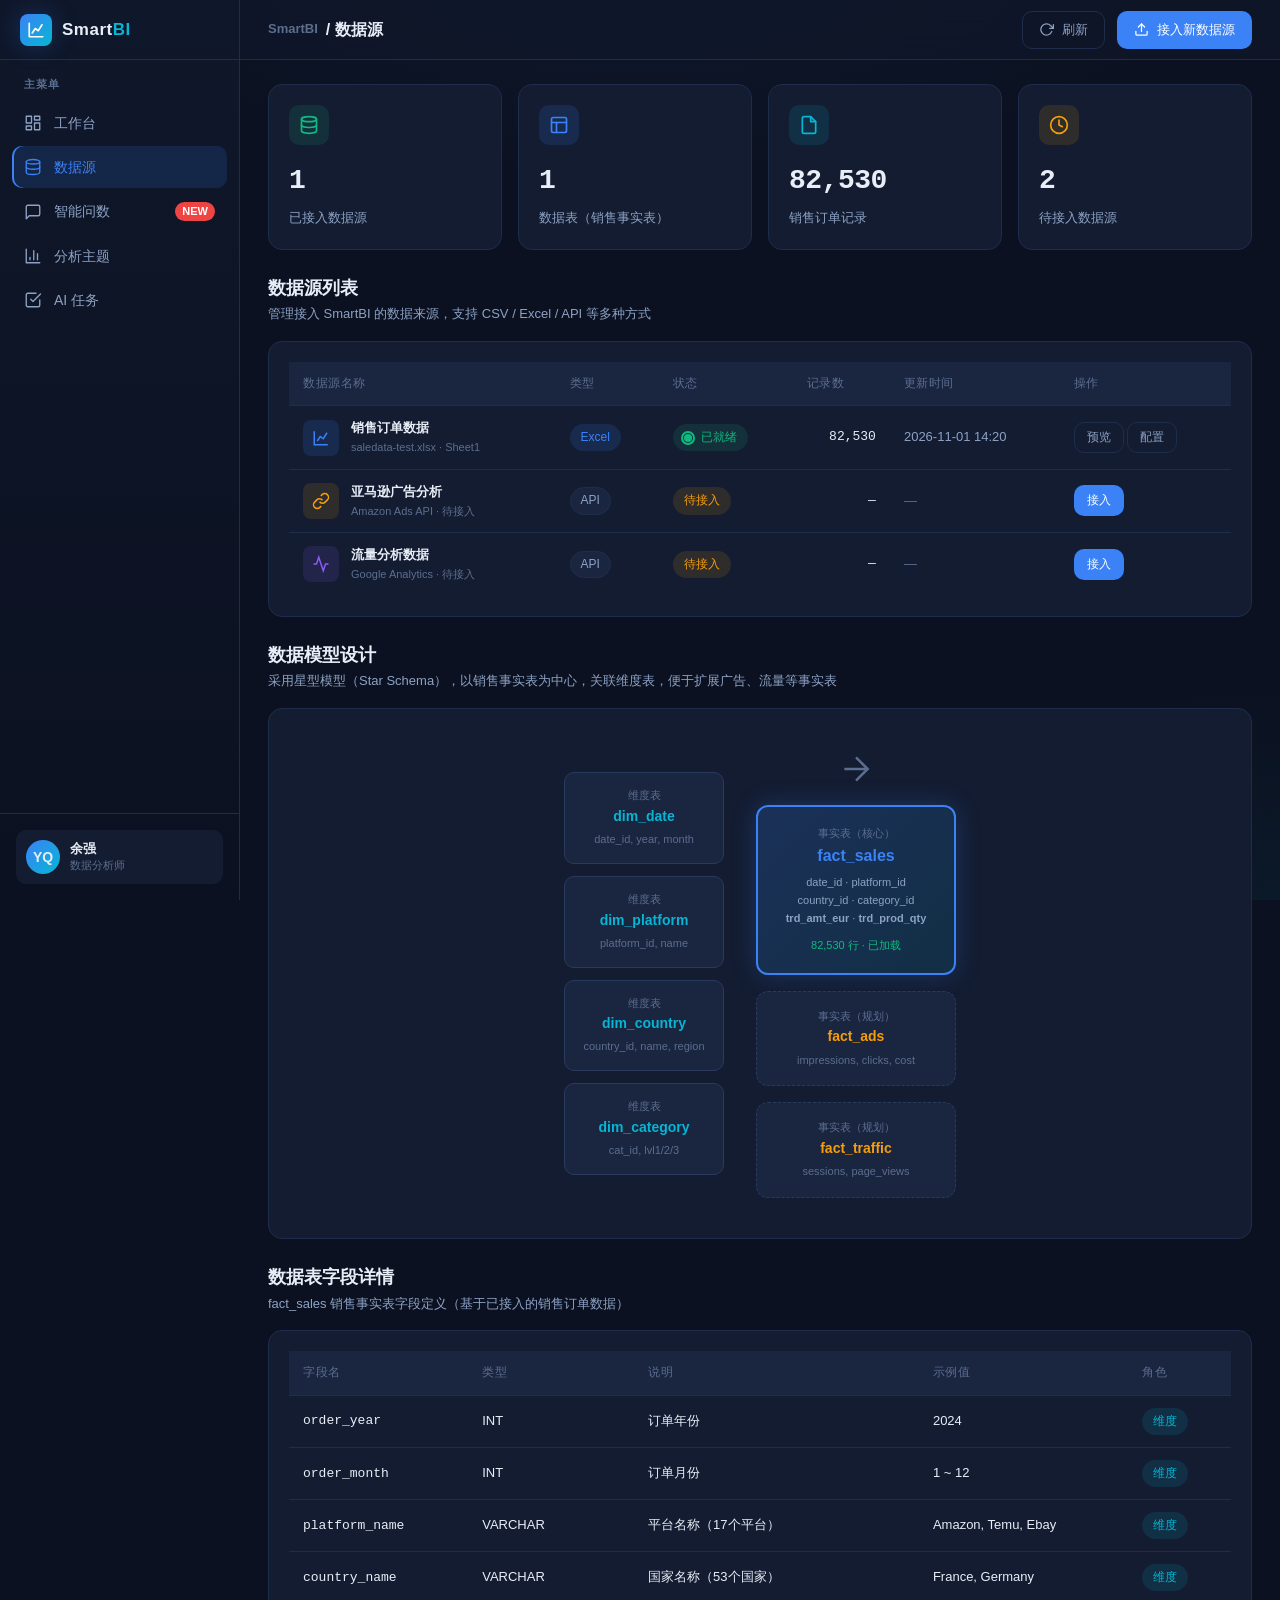
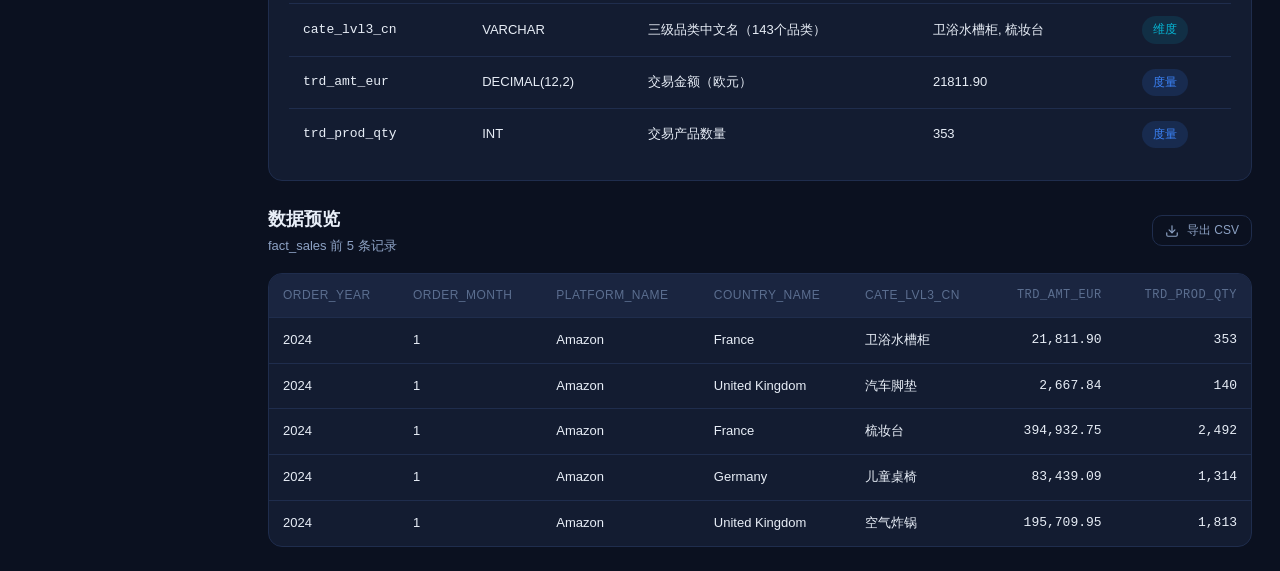
<file: smartbi-prototype/datasources.html>
<!DOCTYPE html>
<html lang="zh-CN">
<head>
<meta charset="UTF-8">
<meta name="viewport" content="width=device-width,initial-scale=1">
<title>数据源 · SmartBI 智能分析</title>
<link rel="stylesheet" href="styles.css">
</head>
<body data-page="datasources">

<!-- ============ Sidebar Nav (frozen) ============ -->
<aside class="app-nav">
  <div class="brand">
    <div class="logo">
      <svg width="18" height="18" viewBox="0 0 24 24" fill="none" stroke="#fff" stroke-width="2.2" stroke-linecap="round" stroke-linejoin="round"><path d="M3 3v18h18"/><path d="M7 16l4-6 4 3 5-8"/></svg>
    </div>
    <h1>Smart<span>BI</span></h1>
  </div>
  <div class="nav-section">
    <div class="label">主菜单</div>
    <a class="nav-item" data-nav="dashboard" href="index.html">
      <svg width="18" height="18" viewBox="0 0 24 24" fill="none" stroke="currentColor" stroke-width="1.8" stroke-linecap="round" stroke-linejoin="round"><rect x="3" y="3" width="7" height="9"/><rect x="14" y="3" width="7" height="5"/><rect x="14" y="12" width="7" height="9"/><rect x="3" y="16" width="7" height="5"/></svg>
      <span>工作台</span>
    </a>
    <a class="nav-item" data-nav="datasources" href="datasources.html">
      <svg width="18" height="18" viewBox="0 0 24 24" fill="none" stroke="currentColor" stroke-width="1.8" stroke-linecap="round" stroke-linejoin="round"><ellipse cx="12" cy="5" rx="9" ry="3"/><path d="M21 12c0 1.66-4 3-9 3s-9-1.34-9-3"/><path d="M3 5v14c0 1.66 4 3 9 3s9-1.34 9-3V5"/></svg>
      <span>数据源</span>
    </a>
    <a class="nav-item" data-nav="chat" href="chat.html">
      <svg width="18" height="18" viewBox="0 0 24 24" fill="none" stroke="currentColor" stroke-width="1.8" stroke-linecap="round" stroke-linejoin="round"><path d="M21 15a2 2 0 0 1-2 2H7l-4 4V5a2 2 0 0 1 2-2h14a2 2 0 0 1 2 2z"/></svg>
      <span>智能问数</span>
      <span class="badge">NEW</span>
    </a>
    <a class="nav-item" data-nav="themes" href="themes.html">
      <svg width="18" height="18" viewBox="0 0 24 24" fill="none" stroke="currentColor" stroke-width="1.8" stroke-linecap="round" stroke-linejoin="round"><path d="M3 3v18h18"/><path d="M18 17V9"/><path d="M13 17V5"/><path d="M8 17v-3"/></svg>
      <span>分析主题</span>
    </a>
    <a class="nav-item" data-nav="tasks" href="tasks.html">
      <svg width="18" height="18" viewBox="0 0 24 24" fill="none" stroke="currentColor" stroke-width="1.8" stroke-linecap="round" stroke-linejoin="round"><path d="M9 11l3 3L22 4"/><path d="M21 12v7a2 2 0 0 1-2 2H5a2 2 0 0 1-2-2V5a2 2 0 0 1 2-2h11"/></svg>
      <span>AI 任务</span>
    </a>
  </div>
  <div class="nav-footer">
    <div class="user-card">
      <div class="avatar">YQ</div>
      <div class="user-info"><div class="name">余强</div><div class="role">数据分析师</div></div>
    </div>
  </div>
</aside>

<div class="app-content">
  <header class="topbar">
    <div class="page-title"><span class="crumb">SmartBI</span> / 数据源</div>
    <div class="topbar-actions">
      <button class="btn btn-ghost">
        <svg width="15" height="15" viewBox="0 0 24 24" fill="none" stroke="currentColor" stroke-width="2" stroke-linecap="round" stroke-linejoin="round"><polyline points="23 4 23 10 17 10"/><path d="M20.49 15a9 9 0 1 1-2.12-9.36L23 10"/></svg>
        刷新
      </button>
      <button class="btn btn-primary" id="btnUpload">
        <svg width="15" height="15" viewBox="0 0 24 24" fill="none" stroke="currentColor" stroke-width="2" stroke-linecap="round" stroke-linejoin="round"><path d="M21 15v4a2 2 0 0 1-2 2H5a2 2 0 0 1-2-2v-4"/><polyline points="17 8 12 3 7 8"/><line x1="12" y1="3" x2="12" y2="15"/></svg>
        接入新数据源
      </button>
    </div>
  </header>

  <main class="main">
    <!-- Data source stats -->
    <div class="grid grid-4 mb-24">
      <div class="metric-card fade-in">
        <div class="icon-box" style="background:var(--success-soft,rgba(16,185,129,.12))">
          <svg width="20" height="20" viewBox="0 0 24 24" fill="none" stroke="var(--success)" stroke-width="2" stroke-linecap="round" stroke-linejoin="round"><ellipse cx="12" cy="5" rx="9" ry="3"/><path d="M21 12c0 1.66-4 3-9 3s-9-1.34-9-3"/><path d="M3 5v14c0 1.66 4 3 9 3s9-1.34 9-3V5"/></svg>
        </div>
        <div class="metric-value">1</div>
        <div class="metric-label">已接入数据源</div>
      </div>
      <div class="metric-card fade-in" style="animation-delay:.05s">
        <div class="icon-box" style="background:var(--primary-soft)">
          <svg width="20" height="20" viewBox="0 0 24 24" fill="none" stroke="var(--primary)" stroke-width="2" stroke-linecap="round" stroke-linejoin="round"><rect x="3" y="3" width="18" height="18" rx="2"/><path d="M3 9h18"/><path d="M9 21V9"/></svg>
        </div>
        <div class="metric-value">1</div>
        <div class="metric-label">数据表（销售事实表）</div>
      </div>
      <div class="metric-card fade-in" style="animation-delay:.1s">
        <div class="icon-box" style="background:var(--accent-soft)">
          <svg width="20" height="20" viewBox="0 0 24 24" fill="none" stroke="var(--accent)" stroke-width="2" stroke-linecap="round" stroke-linejoin="round"><path d="M14 2H6a2 2 0 0 0-2 2v16a2 2 0 0 0 2 2h12a2 2 0 0 0 2-2V8z"/><polyline points="14 2 14 8 20 8"/></svg>
        </div>
        <div class="metric-value">82,530</div>
        <div class="metric-label">销售订单记录</div>
      </div>
      <div class="metric-card fade-in" style="animation-delay:.15s">
        <div class="icon-box" style="background:rgba(245,158,11,.12)">
          <svg width="20" height="20" viewBox="0 0 24 24" fill="none" stroke="var(--warning)" stroke-width="2" stroke-linecap="round" stroke-linejoin="round"><circle cx="12" cy="12" r="10"/><polyline points="12 6 12 12 16 14"/></svg>
        </div>
        <div class="metric-value">2</div>
        <div class="metric-label">待接入数据源</div>
      </div>
    </div>

    <!-- Data source list -->
    <div class="section-head">
      <div>
        <div class="section-title">数据源列表</div>
        <div class="section-desc">管理接入 SmartBI 的数据来源，支持 CSV / Excel / API 等多种方式</div>
      </div>
    </div>

    <div class="card mb-24">
      <table class="data-table">
        <thead>
          <tr>
            <th>数据源名称</th><th>类型</th><th>状态</th><th>记录数</th><th>更新时间</th><th>操作</th>
          </tr>
        </thead>
        <tbody>
          <tr>
            <td>
              <div class="flex gap-12" style="align-items:center">
                <div style="width:36px;height:36px;border-radius:8px;background:var(--primary-soft);display:flex;align-items:center;justify-content:center">
                  <svg width="18" height="18" viewBox="0 0 24 24" fill="none" stroke="var(--primary)" stroke-width="2"><path d="M3 3v18h18"/><path d="M7 16l4-6 4 3 5-8"/></svg>
                </div>
                <div>
                  <div style="font-weight:600">销售订单数据</div>
                  <div style="font-size:11px;color:var(--text-mute)">saledata-test.xlsx · Sheet1</div>
                </div>
              </div>
            </td>
            <td><span class="tag tag-primary">Excel</span></td>
            <td><span class="tag tag-success"><span class="pulse-dot" style="margin-right:5px"></span>已就绪</span></td>
            <td class="num">82,530</td>
            <td style="color:var(--text-sub)">2026-11-01 14:20</td>
            <td>
              <button class="btn btn-ghost btn-sm">预览</button>
              <button class="btn btn-ghost btn-sm">配置</button>
            </td>
          </tr>
          <tr>
            <td>
              <div class="flex gap-12" style="align-items:center">
                <div style="width:36px;height:36px;border-radius:8px;background:rgba(245,158,11,.12);display:flex;align-items:center;justify-content:center">
                  <svg width="18" height="18" viewBox="0 0 24 24" fill="none" stroke="var(--warning)" stroke-width="2"><path d="M10 13a5 5 0 0 0 7.54.54l3-3a5 5 0 0 0-7.07-7.07l-1.72 1.71"/><path d="M14 11a5 5 0 0 0-7.54-.54l-3 3a5 5 0 0 0 7.07 7.07l1.71-1.71"/></svg>
                </div>
                <div>
                  <div style="font-weight:600">亚马逊广告分析</div>
                  <div style="font-size:11px;color:var(--text-mute)">Amazon Ads API · 待接入</div>
                </div>
              </div>
            </td>
            <td><span class="tag">API</span></td>
            <td><span class="tag tag-warning">待接入</span></td>
            <td class="num">—</td>
            <td style="color:var(--text-mute)">—</td>
            <td><button class="btn btn-primary btn-sm">接入</button></td>
          </tr>
          <tr>
            <td>
              <div class="flex gap-12" style="align-items:center">
                <div style="width:36px;height:36px;border-radius:8px;background:rgba(139,92,246,.12);display:flex;align-items:center;justify-content:center">
                  <svg width="18" height="18" viewBox="0 0 24 24" fill="none" stroke="#8b5cf6" stroke-width="2"><polyline points="22 12 18 12 15 21 9 3 6 12 2 12"/></svg>
                </div>
                <div>
                  <div style="font-weight:600">流量分析数据</div>
                  <div style="font-size:11px;color:var(--text-mute)">Google Analytics · 待接入</div>
                </div>
              </div>
            </td>
            <td><span class="tag">API</span></td>
            <td><span class="tag tag-warning">待接入</span></td>
            <td class="num">—</td>
            <td style="color:var(--text-mute)">—</td>
            <td><button class="btn btn-primary btn-sm">接入</button></td>
          </tr>
        </tbody>
      </table>
    </div>

    <!-- Data model: Star Schema -->
    <div class="section-head">
      <div>
        <div class="section-title">数据模型设计</div>
        <div class="section-desc">采用星型模型（Star Schema），以销售事实表为中心，关联维度表，便于扩展广告、流量等事实表</div>
      </div>
    </div>

    <div class="card mb-24">
      <!-- ER diagram -->
      <div style="display:flex;justify-content:center;align-items:center;gap:32px;flex-wrap:wrap;padding:20px 0">
        <!-- Dimension tables -->
        <div style="display:flex;flex-direction:column;gap:12px">
          <div style="background:var(--surface-2);border:1px solid var(--border-light);border-radius:10px;padding:14px 18px;min-width:160px;text-align:center">
            <div style="font-size:11px;color:var(--text-mute)">维度表</div>
            <div style="font-weight:600;color:var(--accent)">dim_date</div>
            <div style="font-size:11px;color:var(--text-mute);margin-top:4px">date_id, year, month</div>
          </div>
          <div style="background:var(--surface-2);border:1px solid var(--border-light);border-radius:10px;padding:14px 18px;min-width:160px;text-align:center">
            <div style="font-size:11px;color:var(--text-mute)">维度表</div>
            <div style="font-weight:600;color:var(--accent)">dim_platform</div>
            <div style="font-size:11px;color:var(--text-mute);margin-top:4px">platform_id, name</div>
          </div>
          <div style="background:var(--surface-2);border:1px solid var(--border-light);border-radius:10px;padding:14px 18px;min-width:160px;text-align:center">
            <div style="font-size:11px;color:var(--text-mute)">维度表</div>
            <div style="font-weight:600;color:var(--accent)">dim_country</div>
            <div style="font-size:11px;color:var(--text-mute);margin-top:4px">country_id, name, region</div>
          </div>
          <div style="background:var(--surface-2);border:1px solid var(--border-light);border-radius:10px;padding:14px 18px;min-width:160px;text-align:center">
            <div style="font-size:11px;color:var(--text-mute)">维度表</div>
            <div style="font-weight:600;color:var(--accent)">dim_category</div>
            <div style="font-size:11px;color:var(--text-mute);margin-top:4px">cat_id, lvl1/2/3</div>
          </div>
        </div>

        <!-- Center: fact tables -->
        <div style="display:flex;flex-direction:column;gap:16px;align-items:center">
          <svg width="40" height="40" viewBox="0 0 24 24" fill="none" stroke="#5b6e8f" stroke-width="1.5"><path d="M5 12h14"/><path d="m12 5 7 7-7 7"/></svg>
          <div style="background:linear-gradient(135deg,rgba(59,130,246,.2),rgba(6,182,212,.12));border:2px solid var(--primary);border-radius:12px;padding:18px 24px;min-width:200px;text-align:center;box-shadow:var(--glow)">
            <div style="font-size:11px;color:var(--text-mute)">事实表（核心）</div>
            <div style="font-weight:700;color:var(--primary);font-size:16px">fact_sales</div>
            <div style="font-size:11px;color:var(--text-sub);margin-top:6px;line-height:1.6">
              date_id · platform_id<br>country_id · category_id<br><strong>trd_amt_eur</strong> · <strong>trd_prod_qty</strong>
            </div>
            <div style="margin-top:10px;font-size:11px;color:var(--success)">82,530 行 · 已加载</div>
          </div>
          <div style="background:var(--surface-2);border:1px dashed var(--border-light);border-radius:12px;padding:16px 20px;min-width:200px;text-align:center">
            <div style="font-size:11px;color:var(--text-mute)">事实表（规划）</div>
            <div style="font-weight:600;color:var(--warning)">fact_ads</div>
            <div style="font-size:11px;color:var(--text-mute);margin-top:4px">impressions, clicks, cost</div>
          </div>
          <div style="background:var(--surface-2);border:1px dashed var(--border-light);border-radius:12px;padding:16px 20px;min-width:200px;text-align:center">
            <div style="font-size:11px;color:var(--text-mute)">事实表（规划）</div>
            <div style="font-weight:600;color:var(--warning)">fact_traffic</div>
            <div style="font-size:11px;color:var(--text-mute);margin-top:4px">sessions, page_views</div>
          </div>
        </div>
      </div>
    </div>

    <!-- Data table details -->
    <div class="section-head">
      <div>
        <div class="section-title">数据表字段详情</div>
        <div class="section-desc">fact_sales 销售事实表字段定义（基于已接入的销售订单数据）</div>
      </div>
    </div>

    <div class="card">
      <table class="data-table">
        <thead>
          <tr><th>字段名</th><th>类型</th><th>说明</th><th>示例值</th><th>角色</th></tr>
        </thead>
        <tbody>
          <tr><td><code>order_year</code></td><td>INT</td><td>订单年份</td><td>2024</td><td><span class="tag tag-accent">维度</span></td></tr>
          <tr><td><code>order_month</code></td><td>INT</td><td>订单月份</td><td>1 ~ 12</td><td><span class="tag tag-accent">维度</span></td></tr>
          <tr><td><code>platform_name</code></td><td>VARCHAR</td><td>平台名称（17个平台）</td><td>Amazon, Temu, Ebay</td><td><span class="tag tag-accent">维度</span></td></tr>
          <tr><td><code>country_name</code></td><td>VARCHAR</td><td>国家名称（53个国家）</td><td>France, Germany</td><td><span class="tag tag-accent">维度</span></td></tr>
          <tr><td><code>cate_lvl3_cn</code></td><td>VARCHAR</td><td>三级品类中文名（143个品类）</td><td>卫浴水槽柜, 梳妆台</td><td><span class="tag tag-accent">维度</span></td></tr>
          <tr><td><code>trd_amt_eur</code></td><td>DECIMAL(12,2)</td><td>交易金额（欧元）</td><td>21811.90</td><td><span class="tag tag-primary">度量</span></td></tr>
          <tr><td><code>trd_prod_qty</code></td><td>INT</td><td>交易产品数量</td><td>353</td><td><span class="tag tag-primary">度量</span></td></tr>
        </tbody>
      </table>
    </div>

    <!-- Data preview -->
    <div class="section-head mt-24">
      <div>
        <div class="section-title">数据预览</div>
        <div class="section-desc">fact_sales 前 5 条记录</div>
      </div>
      <button class="btn btn-ghost btn-sm">
        <svg width="14" height="14" viewBox="0 0 24 24" fill="none" stroke="currentColor" stroke-width="2" stroke-linecap="round" stroke-linejoin="round"><path d="M21 15v4a2 2 0 0 1-2 2H5a2 2 0 0 1-2-2v-4"/><polyline points="7 10 12 15 17 10"/><line x1="12" y1="15" x2="12" y2="3"/></svg>
        导出 CSV
      </button>
    </div>

    <div class="card" style="padding:0;overflow:hidden">
      <table class="data-table">
        <thead>
          <tr><th>order_year</th><th>order_month</th><th>platform_name</th><th>country_name</th><th>cate_lvl3_cn</th><th class="num">trd_amt_eur</th><th class="num">trd_prod_qty</th></tr>
        </thead>
        <tbody>
          <tr><td>2024</td><td>1</td><td>Amazon</td><td>France</td><td>卫浴水槽柜</td><td class="num">21,811.90</td><td class="num">353</td></tr>
          <tr><td>2024</td><td>1</td><td>Amazon</td><td>United Kingdom</td><td>汽车脚垫</td><td class="num">2,667.84</td><td class="num">140</td></tr>
          <tr><td>2024</td><td>1</td><td>Amazon</td><td>France</td><td>梳妆台</td><td class="num">394,932.75</td><td class="num">2,492</td></tr>
          <tr><td>2024</td><td>1</td><td>Amazon</td><td>Germany</td><td>儿童桌椅</td><td class="num">83,439.09</td><td class="num">1,314</td></tr>
          <tr><td>2024</td><td>1</td><td>Amazon</td><td>United Kingdom</td><td>空气炸锅</td><td class="num">195,709.95</td><td class="num">1,813</td></tr>
        </tbody>
      </table>
    </div>

  </main>
</div>

<!-- Upload modal -->
<div class="modal-overlay" id="uploadModal">
  <div class="modal">
    <div class="modal-head">
      <div class="modal-title">接入新数据源</div>
      <button class="close-btn" onclick="document.getElementById('uploadModal').classList.remove('active')">
        <svg width="20" height="20" viewBox="0 0 24 24" fill="none" stroke="currentColor" stroke-width="2" stroke-linecap="round" stroke-linejoin="round"><line x1="18" y1="6" x2="6" y2="18"/><line x1="6" y1="6" x2="18" y2="18"/></svg>
      </button>
    </div>
    <div style="display:flex;flex-direction:column;gap:14px">
      <div>
        <label style="font-size:13px;color:var(--text-sub);display:block;margin-bottom:6px">数据源名称</label>
        <input class="input" placeholder="例如：亚马逊广告分析">
      </div>
      <div>
        <label style="font-size:13px;color:var(--text-sub);display:block;margin-bottom:6px">接入方式</label>
        <div class="grid grid-3" style="gap:10px">
          <div class="card" style="padding:14px;text-align:center;cursor:pointer;border-color:var(--primary)">
            <svg width="22" height="22" viewBox="0 0 24 24" fill="none" stroke="var(--primary)" stroke-width="1.8" style="margin:0 auto 6px"><path d="M21 15v4a2 2 0 0 1-2 2H5a2 2 0 0 1-2-2v-4"/><polyline points="17 8 12 3 7 8"/><line x1="12" y1="3" x2="12" y2="15"/></svg>
            <div style="font-size:12px">上传文件</div>
          </div>
          <div class="card" style="padding:14px;text-align:center;cursor:pointer">
            <svg width="22" height="22" viewBox="0 0 24 24" fill="none" stroke="var(--text-sub)" stroke-width="1.8" style="margin:0 auto 6px"><path d="M10 13a5 5 0 0 0 7.54.54l3-3a5 5 0 0 0-7.07-7.07l-1.72 1.71"/><path d="M14 11a5 5 0 0 0-7.54-.54l-3 3a5 5 0 0 0 7.07 7.07l1.71-1.71"/></svg>
            <div style="font-size:12px">API 接入</div>
          </div>
          <div class="card" style="padding:14px;text-align:center;cursor:pointer">
            <svg width="22" height="22" viewBox="0 0 24 24" fill="none" stroke="var(--text-sub)" stroke-width="1.8" style="margin:0 auto 6px"><ellipse cx="12" cy="5" rx="9" ry="3"/><path d="M21 12c0 1.66-4 3-9 3s-9-1.34-9-3"/><path d="M3 5v14c0 1.66 4 3 9 3s9-1.34 9-3V5"/></svg>
            <div style="font-size:12px">数据库</div>
          </div>
        </div>
      </div>
      <div style="border:2px dashed var(--border-light);border-radius:var(--r-lg);padding:32px;text-align:center;background:var(--bg-2)">
        <svg width="36" height="36" viewBox="0 0 24 24" fill="none" stroke="var(--text-mute)" stroke-width="1.5" style="margin:0 auto 10px"><path d="M21 15v4a2 2 0 0 1-2 2H5a2 2 0 0 1-2-2v-4"/><polyline points="17 8 12 3 7 8"/><line x1="12" y1="3" x2="12" y2="15"/></svg>
        <div style="font-size:13px;color:var(--text-sub)">拖拽文件到此处，或 <span style="color:var(--primary);cursor:pointer">点击选择</span></div>
        <div style="font-size:11px;color:var(--text-mute);margin-top:4px">支持 CSV / Excel / Parquet，最大 200MB</div>
      </div>
      <div class="flex" style="justify-content:flex-end;gap:10px;margin-top:8px">
        <button class="btn btn-ghost">取消</button>
        <button class="btn btn-primary">开始接入</button>
      </div>
    </div>
  </div>
</div>

<script src="nav-active.js"></script>
<script>
  document.getElementById('btnUpload').addEventListener('click',()=>{
    document.getElementById('uploadModal').classList.add('active');
  });
</script>
</body>
</html>
</file>
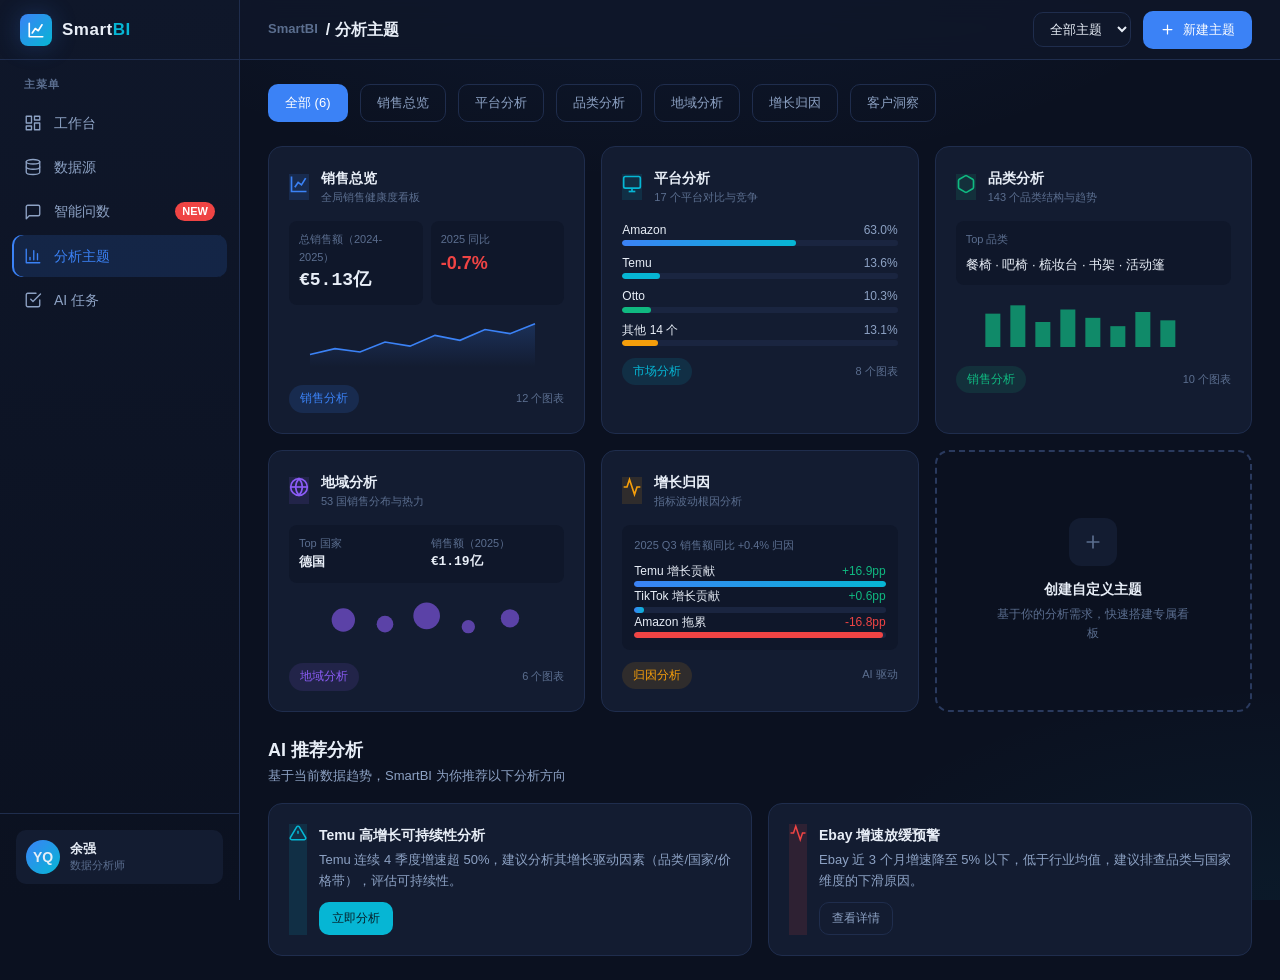
<file: smartbi-prototype/themes.html>
<!DOCTYPE html>
<html lang="zh-CN">
<head>
<meta charset="UTF-8">
<meta name="viewport" content="width=device-width,initial-scale=1">
<title>分析主题 · SmartBI 智能分析</title>
<link rel="stylesheet" href="styles.css">
</head>
<body data-page="themes">

<!-- ============ Sidebar Nav (frozen) ============ -->
<aside class="app-nav">
  <div class="brand">
    <div class="logo">
      <svg width="18" height="18" viewBox="0 0 24 24" fill="none" stroke="#fff" stroke-width="2.2" stroke-linecap="round" stroke-linejoin="round"><path d="M3 3v18h18"/><path d="M7 16l4-6 4 3 5-8"/></svg>
    </div>
    <h1>Smart<span>BI</span></h1>
  </div>
  <div class="nav-section">
    <div class="label">主菜单</div>
    <a class="nav-item" data-nav="dashboard" href="index.html">
      <svg width="18" height="18" viewBox="0 0 24 24" fill="none" stroke="currentColor" stroke-width="1.8" stroke-linecap="round" stroke-linejoin="round"><rect x="3" y="3" width="7" height="9"/><rect x="14" y="3" width="7" height="5"/><rect x="14" y="12" width="7" height="9"/><rect x="3" y="16" width="7" height="5"/></svg>
      <span>工作台</span>
    </a>
    <a class="nav-item" data-nav="datasources" href="datasources.html">
      <svg width="18" height="18" viewBox="0 0 24 24" fill="none" stroke="currentColor" stroke-width="1.8" stroke-linecap="round" stroke-linejoin="round"><ellipse cx="12" cy="5" rx="9" ry="3"/><path d="M21 12c0 1.66-4 3-9 3s-9-1.34-9-3"/><path d="M3 5v14c0 1.66 4 3 9 3s9-1.34 9-3V5"/></svg>
      <span>数据源</span>
    </a>
    <a class="nav-item" data-nav="chat" href="chat.html">
      <svg width="18" height="18" viewBox="0 0 24 24" fill="none" stroke="currentColor" stroke-width="1.8" stroke-linecap="round" stroke-linejoin="round"><path d="M21 15a2 2 0 0 1-2 2H7l-4 4V5a2 2 0 0 1 2-2h14a2 2 0 0 1 2 2z"/></svg>
      <span>智能问数</span>
      <span class="badge">NEW</span>
    </a>
    <a class="nav-item" data-nav="themes" href="themes.html">
      <svg width="18" height="18" viewBox="0 0 24 24" fill="none" stroke="currentColor" stroke-width="1.8" stroke-linecap="round" stroke-linejoin="round"><path d="M3 3v18h18"/><path d="M18 17V9"/><path d="M13 17V5"/><path d="M8 17v-3"/></svg>
      <span>分析主题</span>
    </a>
    <a class="nav-item" data-nav="tasks" href="tasks.html">
      <svg width="18" height="18" viewBox="0 0 24 24" fill="none" stroke="currentColor" stroke-width="1.8" stroke-linecap="round" stroke-linejoin="round"><path d="M9 11l3 3L22 4"/><path d="M21 12v7a2 2 0 0 1-2 2H5a2 2 0 0 1-2-2V5a2 2 0 0 1 2-2h11"/></svg>
      <span>AI 任务</span>
    </a>
  </div>
  <div class="nav-footer">
    <div class="user-card">
      <div class="avatar">YQ</div>
      <div class="user-info"><div class="name">余强</div><div class="role">数据分析师</div></div>
    </div>
  </div>
</aside>

<div class="app-content">
  <header class="topbar">
    <div class="page-title"><span class="crumb">SmartBI</span> / 分析主题</div>
    <div class="topbar-actions">
      <select class="input" style="width:auto;padding:8px 12px">
        <option>全部主题</option><option>销售分析</option><option>市场分析</option><option>运营分析</option>
      </select>
      <button class="btn btn-primary">
        <svg width="15" height="15" viewBox="0 0 24 24" fill="none" stroke="currentColor" stroke-width="2" stroke-linecap="round" stroke-linejoin="round"><path d="M12 5v14M5 12h14"/></svg>
        新建主题
      </button>
    </div>
  </header>

  <main class="main">
    <!-- Theme categories -->
    <div class="flex gap-12 mb-24" style="flex-wrap:wrap">
      <button class="btn btn-primary">全部 (6)</button>
      <button class="btn btn-ghost">销售总览</button>
      <button class="btn btn-ghost">平台分析</button>
      <button class="btn btn-ghost">品类分析</button>
      <button class="btn btn-ghost">地域分析</button>
      <button class="btn btn-ghost">增长归因</button>
      <button class="btn btn-ghost">客户洞察</button>
    </div>

    <!-- Theme cards -->
    <div class="grid grid-3">

      <!-- Theme 1: Sales Overview -->
      <div class="card fade-in" style="cursor:pointer;transition:transform .15s">
        <div style="display:flex;align-items:center;gap:12px;margin-bottom:14px">
          <div class="icon-box" style="background:var(--primary-soft);margin:0">
            <svg width="20" height="20" viewBox="0 0 24 24" fill="none" stroke="var(--primary)" stroke-width="2"><path d="M3 3v18h18"/><path d="M7 16l4-6 4 3 5-8"/></svg>
          </div>
          <div>
            <div style="font-weight:600">销售总览</div>
            <div style="font-size:11px;color:var(--text-mute)">全局销售健康度看板</div>
          </div>
        </div>
        <div class="grid grid-2 mb-12" style="gap:8px">
          <div style="background:var(--bg-2);border-radius:8px;padding:10px">
            <div style="font-size:11px;color:var(--text-mute)">总销售额（2024-2025）</div>
            <div style="font-size:18px;font-weight:700;font-family:monospace">€5.13亿</div>
          </div>
          <div style="background:var(--bg-2);border-radius:8px;padding:10px">
            <div style="font-size:11px;color:var(--text-mute)">2025 同比</div>
            <div style="font-size:18px;font-weight:700;color:var(--danger)">-0.7%</div>
          </div>
        </div>
        <!-- mini chart -->
        <svg viewBox="0 0 280 60" width="100%" height="50">
          <polyline points="0,45 30,38 60,42 90,30 120,35 150,22 180,28 210,15 240,20 270,8" fill="none" stroke="var(--primary)" stroke-width="2"/>
          <polyline points="0,45 30,38 60,42 90,30 120,35 150,22 180,28 210,15 240,20 270,8 270,60 0,60" fill="url(#g1)" opacity=".2"/>
          <defs><linearGradient id="g1" x1="0" y1="0" x2="0" y2="1"><stop offset="0%" stop-color="#3b82f6"/><stop offset="100%" stop-color="#3b82f6" stop-opacity="0"/></linearGradient></defs>
        </svg>
        <div class="flex-between mt-12">
          <span class="tag tag-primary">销售分析</span>
          <span style="font-size:11px;color:var(--text-mute)">12 个图表</span>
        </div>
      </div>

      <!-- Theme 2: Platform Analysis -->
      <div class="card fade-in" style="cursor:pointer;transition:transform .15s;animation-delay:.05s">
        <div style="display:flex;align-items:center;gap:12px;margin-bottom:14px">
          <div class="icon-box" style="background:var(--accent-soft);margin:0">
            <svg width="20" height="20" viewBox="0 0 24 24" fill="none" stroke="var(--accent)" stroke-width="2"><rect x="2" y="3" width="20" height="14" rx="2"/><line x1="8" y1="21" x2="16" y2="21"/><line x1="12" y1="17" x2="12" y2="21"/></svg>
          </div>
          <div>
            <div style="font-weight:600">平台分析</div>
            <div style="font-size:11px;color:var(--text-mute)">17 个平台对比与竞争</div>
          </div>
        </div>
        <div class="mb-12">
          <div class="flex-between mb-6" style="font-size:12px"><span>Amazon</span><span style="color:var(--text-sub)">63.0%</span></div>
          <div class="progress"><div class="progress-bar" style="width:63%"></div></div>
          <div class="flex-between mb-6 mt-8" style="font-size:12px"><span>Temu</span><span style="color:var(--text-sub)">13.6%</span></div>
          <div class="progress"><div class="progress-bar" style="width:13.6%;background:var(--accent)"></div></div>
          <div class="flex-between mb-6 mt-8" style="font-size:12px"><span>Otto</span><span style="color:var(--text-sub)">10.3%</span></div>
          <div class="progress"><div class="progress-bar" style="width:10.3%;background:var(--success)"></div></div>
          <div class="flex-between mt-8" style="font-size:12px"><span>其他 14 个</span><span style="color:var(--text-sub)">13.1%</span></div>
          <div class="progress"><div class="progress-bar" style="width:13.1%;background:var(--warning)"></div></div>
        </div>
        <div class="flex-between">
          <span class="tag tag-accent">市场分析</span>
          <span style="font-size:11px;color:var(--text-mute)">8 个图表</span>
        </div>
      </div>

      <!-- Theme 3: Category Analysis -->
      <div class="card fade-in" style="cursor:pointer;transition:transform .15s;animation-delay:.1s">
        <div style="display:flex;align-items:center;gap:12px;margin-bottom:14px">
          <div class="icon-box" style="background:rgba(16,185,129,.12);margin:0">
            <svg width="20" height="20" viewBox="0 0 24 24" fill="none" stroke="var(--success)" stroke-width="2"><path d="M21 16V8a2 2 0 0 0-1-1.73l-7-4a2 2 0 0 0-2 0l-7 4A2 2 0 0 0 3 8v8a2 2 0 0 0 1 1.73l7 4a2 2 0 0 0 2 0l7-4A2 2 0 0 0 21 16z"/></svg>
          </div>
          <div>
            <div style="font-weight:600">品类分析</div>
            <div style="font-size:11px;color:var(--text-mute)">143 个品类结构与趋势</div>
          </div>
        </div>
        <div style="background:var(--bg-2);border-radius:8px;padding:10px;margin-bottom:12px">
          <div style="font-size:11px;color:var(--text-mute);margin-bottom:6px">Top 品类</div>
          <div style="font-size:13px">餐椅 · 吧椅 · 梳妆台 · 书架 · 活动篷</div>
        </div>
        <svg viewBox="0 0 280 60" width="100%" height="50">
          <g fill="var(--success)" opacity=".7">
            <rect x="10" y="20" width="18" height="40"/><rect x="40" y="10" width="18" height="50"/>
            <rect x="70" y="30" width="18" height="30"/><rect x="100" y="15" width="18" height="45"/>
            <rect x="130" y="25" width="18" height="35"/><rect x="160" y="35" width="18" height="25"/>
            <rect x="190" y="18" width="18" height="42"/><rect x="220" y="28" width="18" height="32"/>
          </g>
        </svg>
        <div class="flex-between mt-12">
          <span class="tag tag-success">销售分析</span>
          <span style="font-size:11px;color:var(--text-mute)">10 个图表</span>
        </div>
      </div>

      <!-- Theme 4: Region Analysis -->
      <div class="card fade-in" style="cursor:pointer;transition:transform .15s">
        <div style="display:flex;align-items:center;gap:12px;margin-bottom:14px">
          <div class="icon-box" style="background:rgba(139,92,246,.12);margin:0">
            <svg width="20" height="20" viewBox="0 0 24 24" fill="none" stroke="#8b5cf6" stroke-width="2"><circle cx="12" cy="12" r="10"/><line x1="2" y1="12" x2="22" y2="12"/><path d="M12 2a15.3 15.3 0 0 1 4 10 15.3 15.3 0 0 1-4 10 15.3 15.3 0 0 1-4-10 15.3 15.3 0 0 1 4-10z"/></svg>
          </div>
          <div>
            <div style="font-weight:600">地域分析</div>
            <div style="font-size:11px;color:var(--text-mute)">53 国销售分布与热力</div>
          </div>
        </div>
        <div style="background:var(--bg-2);border-radius:8px;padding:10px;margin-bottom:12px">
          <div class="grid grid-2" style="gap:8px">
            <div><div style="font-size:11px;color:var(--text-mute)">Top 国家</div><div style="font-size:13px;font-weight:600">德国</div></div>
            <div><div style="font-size:11px;color:var(--text-mute)">销售额（2025）</div><div style="font-size:13px;font-weight:600;font-family:monospace">€1.19亿</div></div>
          </div>
        </div>
        <svg viewBox="0 0 280 60" width="100%" height="50">
          <g fill="#8b5cf6" opacity=".6">
            <circle cx="40" cy="30" r="14"/><circle cx="90" cy="35" r="10"/>
            <circle cx="140" cy="25" r="16"/><circle cx="190" cy="38" r="8"/>
            <circle cx="240" cy="28" r="11"/>
          </g>
        </svg>
        <div class="flex-between mt-12">
          <span class="tag" style="color:#8b5cf6;background:rgba(139,92,246,.12);border-color:transparent">地域分析</span>
          <span style="font-size:11px;color:var(--text-mute)">6 个图表</span>
        </div>
      </div>

      <!-- Theme 5: Growth Attribution -->
      <div class="card fade-in" style="cursor:pointer;transition:transform .15s;animation-delay:.05s">
        <div style="display:flex;align-items:center;gap:12px;margin-bottom:14px">
          <div class="icon-box" style="background:rgba(245,158,11,.12);margin:0">
            <svg width="20" height="20" viewBox="0 0 24 24" fill="none" stroke="var(--warning)" stroke-width="2"><polyline points="22 12 18 12 15 21 9 3 6 12 2 12"/></svg>
          </div>
          <div>
            <div style="font-weight:600">增长归因</div>
            <div style="font-size:11px;color:var(--text-mute)">指标波动根因分析</div>
          </div>
        </div>
        <div style="background:var(--bg-2);border-radius:8px;padding:12px;margin-bottom:12px">
          <div style="font-size:11px;color:var(--text-mute);margin-bottom:8px">2025 Q3 销售额同比 +0.4% 归因</div>
          <div class="mb-6">
            <div class="flex-between" style="font-size:12px"><span>Temu 增长贡献</span><span style="color:var(--success)">+16.9pp</span></div>
            <div class="progress mt-4"><div class="progress-bar" style="width:100%"></div></div>
          </div>
          <div class="mb-6">
            <div class="flex-between" style="font-size:12px"><span>TikTok 增长贡献</span><span style="color:var(--success)">+0.6pp</span></div>
            <div class="progress mt-4"><div class="progress-bar" style="width:4%"></div></div>
          </div>
          <div>
            <div class="flex-between" style="font-size:12px"><span>Amazon 拖累</span><span style="color:var(--danger)">-16.8pp</span></div>
            <div class="progress mt-4"><div class="progress-bar" style="width:99%;background:var(--danger)"></div></div>
          </div>
        </div>
        <div class="flex-between">
          <span class="tag tag-warning">归因分析</span>
          <span style="font-size:11px;color:var(--text-mute)">AI 驱动</span>
        </div>
      </div>

      <!-- Theme 6: Custom / Template -->
      <div class="card fade-in" style="cursor:pointer;transition:transform .15s;animation-delay:.1s;border:2px dashed var(--border-light);background:transparent">
        <div style="display:flex;flex-direction:column;align-items:center;justify-content:center;height:100%;padding:30px 0;text-align:center">
          <div style="width:48px;height:48px;border-radius:12px;background:var(--surface);display:flex;align-items:center;justify-content:center;margin-bottom:12px">
            <svg width="22" height="22" viewBox="0 0 24 24" fill="none" stroke="var(--text-mute)" stroke-width="1.8"><path d="M12 5v14M5 12h14"/></svg>
          </div>
          <div style="font-weight:600;margin-bottom:4px">创建自定义主题</div>
          <div style="font-size:12px;color:var(--text-mute);max-width:200px">基于你的分析需求，快速搭建专属看板</div>
        </div>
      </div>

    </div>

    <!-- Recommended analyses -->
    <div class="section-head mt-24">
      <div>
        <div class="section-title">AI 推荐分析</div>
        <div class="section-desc">基于当前数据趋势，SmartBI 为你推荐以下分析方向</div>
      </div>
    </div>

    <div class="grid grid-2">
      <div class="card">
        <div class="flex gap-12">
          <div class="icon-box" style="background:var(--accent-soft);margin:0;flex-shrink:0">
            <svg width="18" height="18" viewBox="0 0 24 24" fill="none" stroke="var(--accent)" stroke-width="2"><path d="M10.29 3.86 1.82 18a2 2 0 0 0 1.71 3h16.94a2 2 0 0 0 1.71-3L13.71 3.86a2 2 0 0 0-3.42 0z"/><line x1="12" y1="9" x2="12" y2="13"/><line x1="12" y1="17" x2="12.01" y2="17"/></svg>
          </div>
          <div style="flex:1">
            <div style="font-weight:600;margin-bottom:4px">Temu 高增长可持续性分析</div>
            <div style="font-size:13px;color:var(--text-sub);margin-bottom:10px">Temu 连续 4 季度增速超 50%，建议分析其增长驱动因素（品类/国家/价格带），评估可持续性。</div>
            <a href="chat.html" class="btn btn-accent btn-sm">立即分析</a>
          </div>
        </div>
      </div>
      <div class="card">
        <div class="flex gap-12">
          <div class="icon-box" style="background:rgba(239,68,68,.12);margin:0;flex-shrink:0">
            <svg width="18" height="18" viewBox="0 0 24 24" fill="none" stroke="var(--danger)" stroke-width="2"><polyline points="22 12 18 12 15 21 9 3 6 12 2 12"/></svg>
          </div>
          <div style="flex:1">
            <div style="font-weight:600;margin-bottom:4px">Ebay 增速放缓预警</div>
            <div style="font-size:13px;color:var(--text-sub);margin-bottom:10px">Ebay 近 3 个月增速降至 5% 以下，低于行业均值，建议排查品类与国家维度的下滑原因。</div>
            <a href="chat.html" class="btn btn-ghost btn-sm">查看详情</a>
          </div>
        </div>
      </div>
    </div>

  </main>
</div>

<script src="nav-active.js"></script>
</body>
</html>
</file>
<file: smartbi-prototype/styles.css>
/* ============================================================
   SmartBI Prototype — Design Contract (Tech-Dark)
   ============================================================ */

:root{
  /* Colors */
  --primary:#3b82f6;
  --primary-hover:#2563eb;
  --primary-soft:rgba(59,130,246,.15);
  --accent:#06b6d4;
  --accent-soft:rgba(6,182,212,.12);
  --success:#10b981;
  --warning:#f59e0b;
  --danger:#ef4444;

  --bg:#0b1120;
  --bg-2:#0f172a;
  --surface:#131c31;
  --surface-2:#1a2540;
  --surface-3:#243352;
  --border:#1f2d4d;
  --border-light:#2a3a5e;

  --text:#e8eef7;
  --text-sub:#8da2c4;
  --text-mute:#5b6e8f;

  /* Typography */
  --font-display:"PingFang SC","Microsoft YaHei","Helvetica Neue",sans-serif;
  --font-body:"PingFang SC","Microsoft YaHei","Helvetica Neue",Arial,sans-serif;
  --font-mono:"SF Mono","Monaco","Consolas",monospace;

  /* Radius */
  --r-sm:6px;
  --r-md:10px;
  --r-lg:14px;
  --r-xl:18px;

  /* Shadow */
  --sh-sm:0 1px 2px rgba(0,0,0,.3);
  --sh-md:0 4px 16px rgba(0,0,0,.35);
  --sh-lg:0 12px 40px rgba(0,0,0,.45);
  --glow:0 0 24px rgba(59,130,246,.25);

  /* Layout */
  --sidebar-w:240px;
  --topbar-h:60px;

  /* Spacing base 4px */
}

*{box-sizing:border-box;margin:0;padding:0}
html,body{height:100%}
body{
  font-family:var(--font-body);
  background:var(--bg);
  color:var(--text);
  font-size:14px;
  line-height:1.6;
  -webkit-font-smoothing:antialiased;
  background-image:
    radial-gradient(ellipse 80% 50% at 50% -10%, rgba(59,130,246,.08), transparent 60%),
    radial-gradient(ellipse 60% 40% at 100% 100%, rgba(6,182,212,.05), transparent 60%);
  background-attachment:fixed;
}

/* Scrollbar */
::-webkit-scrollbar{width:8px;height:8px}
::-webkit-scrollbar-track{background:transparent}
::-webkit-scrollbar-thumb{background:var(--surface-3);border-radius:4px}
::-webkit-scrollbar-thumb:hover{background:var(--border-light)}

a{color:inherit;text-decoration:none}

/* ============================================================
   App Shell + Sidebar Nav (frozen, identical on every page)
   ============================================================ */
.app-nav{
  position:fixed;inset:0 auto 0 0;width:var(--sidebar-w);
  background:linear-gradient(180deg,var(--bg-2) 0%,var(--bg) 100%);
  border-right:1px solid var(--border);
  display:flex;flex-direction:column;
  z-index:100;
}
.app-nav .brand{
  height:var(--topbar-h);
  display:flex;align-items:center;gap:10px;
  padding:0 20px;
  border-bottom:1px solid var(--border);
}
.app-nav .brand .logo{
  width:32px;height:32px;border-radius:8px;
  background:linear-gradient(135deg,var(--primary),var(--accent));
  display:flex;align-items:center;justify-content:center;
  box-shadow:var(--glow);
}
.app-nav .brand h1{font-size:17px;font-weight:700;letter-spacing:.5px}
.app-nav .brand h1 span{color:var(--accent)}

.nav-section{padding:16px 12px 8px}
.nav-section .label{
  font-size:11px;text-transform:uppercase;letter-spacing:1.2px;
  color:var(--text-mute);padding:0 12px 8px;font-weight:600;
}
.nav-item{
  display:flex;align-items:center;gap:12px;
  padding:10px 12px;border-radius:var(--r-md);
  color:var(--text-sub);cursor:pointer;
  transition:all .15s ease;
  margin-bottom:2px;
  font-size:14px;
}
.nav-item:hover{background:var(--surface);color:var(--text)}
.nav-item.active{
  background:var(--primary-soft);
  color:var(--primary);
  box-shadow:inset 2px 0 0 var(--primary);
}
.nav-item .badge{
  margin-left:auto;
  background:var(--danger);color:#fff;
  font-size:11px;padding:1px 7px;border-radius:10px;
  font-weight:600;
}
.nav-item svg{flex-shrink:0}

.nav-footer{
  margin-top:auto;padding:16px;
  border-top:1px solid var(--border);
}
.nav-footer .user-card{
  display:flex;align-items:center;gap:10px;
  padding:10px;border-radius:var(--r-md);
  background:var(--surface);
}
.nav-footer .avatar{
  width:34px;height:34px;border-radius:50%;
  background:linear-gradient(135deg,var(--primary),var(--accent));
  display:flex;align-items:center;justify-content:center;
  font-weight:700;font-size:14px;
}
.nav-footer .user-info{line-height:1.3}
.nav-footer .user-info .name{font-size:13px;font-weight:600}
.nav-footer .user-info .role{font-size:11px;color:var(--text-mute)}

/* Top bar */
.app-content{
  margin-left:var(--sidebar-w);
  min-height:100vh;
  display:flex;flex-direction:column;
}
.topbar{
  height:var(--topbar-h);
  background:rgba(15,23,42,.8);
  backdrop-filter:blur(12px);
  border-bottom:1px solid var(--border);
  display:flex;align-items:center;justify-content:space-between;
  padding:0 28px;
  position:sticky;top:0;z-index:50;
}
.topbar .page-title{font-size:16px;font-weight:600;display:flex;align-items:center;gap:8px}
.topbar .page-title .crumb{color:var(--text-mute);font-size:13px}
.topbar-actions{display:flex;align-items:center;gap:12px}

/* Search box */
.search-box{
  display:flex;align-items:center;gap:8px;
  background:var(--surface);border:1px solid var(--border);
  border-radius:var(--r-md);padding:8px 14px;width:320px;
  transition:border-color .15s;
}
.search-box:focus-within{border-color:var(--primary)}
.search-box input{
  background:transparent;border:none;outline:none;
  color:var(--text);width:100%;font-size:13px;
}
.search-box input::placeholder{color:var(--text-mute)}

/* Icon button */
.icon-btn{
  width:36px;height:36px;border-radius:var(--r-md);
  background:var(--surface);border:1px solid var(--border);
  display:flex;align-items:center;justify-content:center;
  cursor:pointer;transition:all .15s;color:var(--text-sub);
}
.icon-btn:hover{background:var(--surface-2);color:var(--text)}

/* Main content area */
.main{padding:24px 28px;flex:1}

/* ============================================================
   Components
   ============================================================ */

/* Buttons */
.btn{
  display:inline-flex;align-items:center;gap:8px;
  padding:9px 16px;border-radius:var(--r-md);
  font-size:13px;font-weight:500;cursor:pointer;
  border:1px solid transparent;
  transition:all .15s;white-space:nowrap;
}
.btn-primary{background:var(--primary);color:#fff}
.btn-primary:hover{background:var(--primary-hover);box-shadow:var(--glow)}
.btn-ghost{background:transparent;color:var(--text-sub);border-color:var(--border)}
.btn-ghost:hover{background:var(--surface);color:var(--text)}
.btn-accent{background:var(--accent);color:#06202a}
.btn-accent:hover{background:#0891b2}
.btn-sm{padding:6px 12px;font-size:12px}

/* Card */
.card{
  background:var(--surface);
  border:1px solid var(--border);
  border-radius:var(--r-lg);
  padding:20px;
  transition:border-color .15s;
}
.card:hover{border-color:var(--border-light)}
.card-head{
  display:flex;align-items:center;justify-content:space-between;
  margin-bottom:16px;
}
.card-title{font-size:15px;font-weight:600;display:flex;align-items:center;gap:8px}
.card-sub{font-size:12px;color:var(--text-mute);margin-top:2px}

/* Tags */
.tag{
  display:inline-flex;align-items:center;gap:4px;
  padding:3px 10px;border-radius:20px;
  font-size:12px;font-weight:500;
  background:var(--surface-2);color:var(--text-sub);
  border:1px solid var(--border);
}
.tag-primary{background:var(--primary-soft);color:var(--primary);border-color:transparent}
.tag-accent{background:var(--accent-soft);color:var(--accent);border-color:transparent}
.tag-success{background:rgba(16,185,129,.12);color:var(--success);border-color:transparent}
.tag-warning{background:rgba(245,158,11,.12);color:var(--warning);border-color:transparent}
.tag-danger{background:rgba(239,68,68,.12);color:var(--danger);border-color:transparent}

/* Table */
.data-table{width:100%;border-collapse:collapse;font-size:13px}
.data-table th{
  text-align:left;padding:12px 14px;
  color:var(--text-mute);font-weight:500;font-size:12px;
  text-transform:uppercase;letter-spacing:.5px;
  border-bottom:1px solid var(--border);
  background:var(--surface-2);
}
.data-table td{
  padding:12px 14px;border-bottom:1px solid var(--border);
}
.data-table tr:last-child td{border-bottom:none}
.data-table tr:hover td{background:var(--surface-2)}
.data-table .num{font-family:var(--font-mono);text-align:right}

/* Metric card */
.metric-card{
  background:var(--surface);border:1px solid var(--border);
  border-radius:var(--r-lg);padding:20px;position:relative;overflow:hidden;
}
.metric-card .icon-box{
  width:40px;height:40px;border-radius:var(--r-md);
  display:flex;align-items:center;justify-content:center;
  margin-bottom:14px;
}
.metric-card .metric-value{
  font-size:28px;font-weight:700;font-family:var(--font-mono);
  letter-spacing:-.5px;
}
.metric-card .metric-label{font-size:13px;color:var(--text-sub);margin-top:4px}
.metric-card .metric-delta{
  display:inline-flex;align-items:center;gap:4px;
  font-size:12px;font-weight:600;margin-top:8px;
}
.metric-card .spark{position:absolute;right:12px;bottom:8px;opacity:.5}

/* Input */
.input{
  background:var(--bg-2);border:1px solid var(--border);
  border-radius:var(--r-md);padding:9px 12px;
  color:var(--text);font-size:13px;outline:none;
  transition:border-color .15s;width:100%;
}
.input:focus{border-color:var(--primary)}
.input::placeholder{color:var(--text-mute)}

/* Modal overlay */
.modal-overlay{
  position:fixed;inset:0;background:rgba(11,17,32,.75);
  backdrop-filter:blur(4px);z-index:200;
  display:none;align-items:center;justify-content:center;
}
.modal-overlay.active{display:flex}
.modal{
  background:var(--surface);border:1px solid var(--border);
  border-radius:var(--r-xl);padding:24px;width:520px;max-width:90vw;
  box-shadow:var(--sh-lg);
}
.modal-head{display:flex;align-items:center;justify-content:space-between;margin-bottom:20px}
.modal-title{font-size:17px;font-weight:600}
.close-btn{cursor:pointer;color:var(--text-mute);background:none;border:none;padding:4px}
.close-btn:hover{color:var(--text)}

/* Empty state */
.empty-state{
  text-align:center;padding:48px 20px;color:var(--text-mute);
}
.empty-state svg{margin-bottom:12px;opacity:.5}

/* Grid */
.grid{display:grid;gap:16px}
.grid-2{grid-template-columns:repeat(2,1fr)}
.grid-3{grid-template-columns:repeat(3,1fr)}
.grid-4{grid-template-columns:repeat(4,1fr)}
.grid-5{grid-template-columns:repeat(5,1fr)}

/* Flex helpers */
.flex{display:flex}
.flex-center{display:flex;align-items:center;justify-content:center}
.flex-between{display:flex;align-items:center;justify-content:space-between}
.gap-8{gap:8px}.gap-12{gap:12px}.gap-16{gap:16px}.gap-24{gap:24px}
.mt-8{margin-top:8px}.mt-12{margin-top:12px}.mt-16{margin-top:16px}.mt-24{margin-top:24px}
.mb-8{margin-bottom:8px}.mb-12{margin-bottom:12px}.mb-16{margin-bottom:16px}.mb-24{margin-bottom:24px}

/* Section header */
.section-head{display:flex;align-items:center;justify-content:space-between;margin-bottom:16px}
.section-title{font-size:18px;font-weight:700}
.section-desc{font-size:13px;color:var(--text-sub);margin-top:2px}

/* Progress bar */
.progress{height:6px;background:var(--surface-2);border-radius:3px;overflow:hidden}
.progress-bar{height:100%;background:linear-gradient(90deg,var(--primary),var(--accent));border-radius:3px}

/* Chat specific */
.chat-msg{display:flex;gap:12px;margin-bottom:20px}
.chat-msg.user{flex-direction:row-reverse}
.chat-avatar{
  width:34px;height:34px;border-radius:var(--r-md);flex-shrink:0;
  display:flex;align-items:center;justify-content:center;
  background:var(--surface-2);
}
.chat-msg.user .chat-avatar{background:var(--primary-soft)}
.chat-bubble{
  max-width:78%;background:var(--surface);border:1px solid var(--border);
  border-radius:var(--r-lg);padding:14px 16px;
}
.chat-msg.user .chat-bubble{background:var(--primary-soft);border-color:transparent}
.chat-bubble .meta{font-size:11px;color:var(--text-mute);margin-bottom:6px}
.chat-bubble .content{font-size:14px;line-height:1.7}

/* Chip list */
.chip-list{display:flex;flex-wrap:wrap;gap:8px}
.chip{
  padding:6px 14px;border-radius:20px;font-size:13px;
  background:var(--surface);border:1px solid var(--border);
  cursor:pointer;transition:all .15s;color:var(--text-sub);
}
.chip:hover{border-color:var(--primary);color:var(--primary);background:var(--primary-soft)}

/* Pulse dot */
.pulse-dot{
  width:8px;height:8px;border-radius:50%;background:var(--success);
  display:inline-block;position:relative;
}
.pulse-dot::after{
  content:'';position:absolute;inset:-3px;border-radius:50%;
  border:2px solid var(--success);animation:pulse 1.6s ease-out infinite;
}
@keyframes pulse{0%{transform:scale(.8);opacity:1}100%{transform:scale(1.8);opacity:0}}

/* Animations */
@keyframes fadeInUp{from{opacity:0;transform:translateY(8px)}to{opacity:1;transform:translateY(0)}}
.fade-in{animation:fadeInUp .4s ease both}

/* Responsive */
@media(max-width:1024px){
  :root{--sidebar-w:64px}
  .nav-item span, .nav-section .label, .nav-footer .user-info{display:none}
  .brand h1{display:none}
  .grid-4{grid-template-columns:repeat(2,1fr)}
  .grid-3{grid-template-columns:repeat(2,1fr)}
}
</file>
